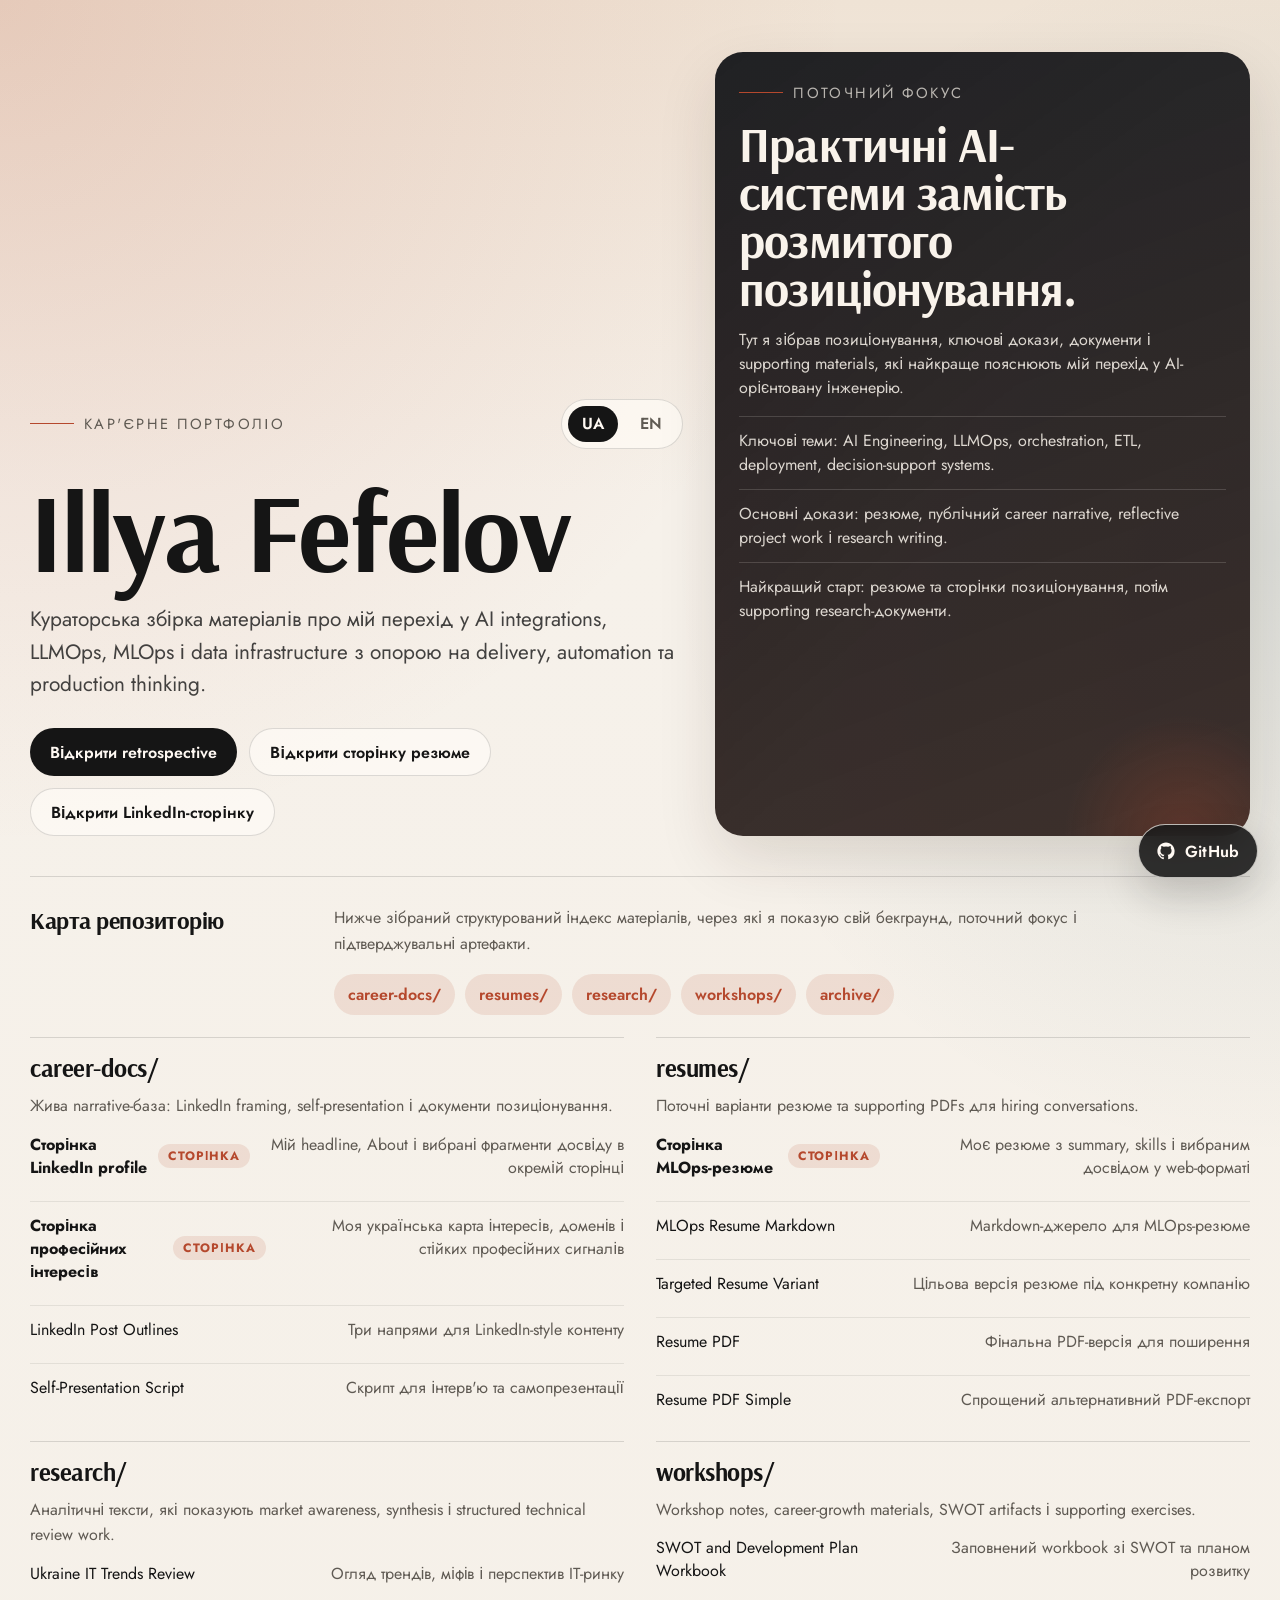
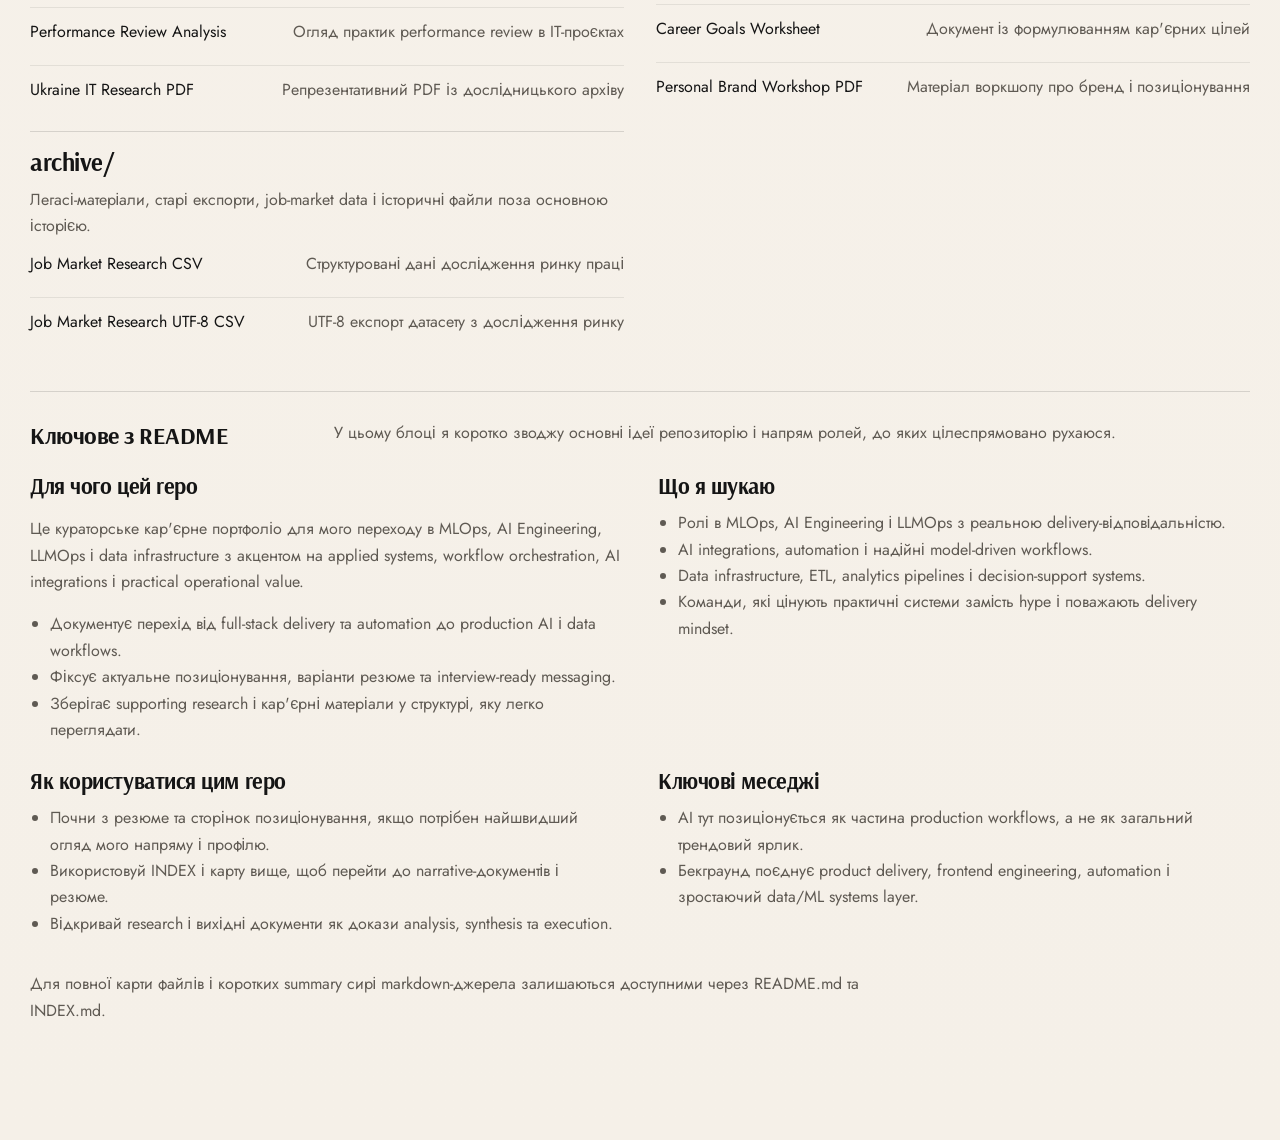
<file: index.html>
<!doctype html>
<html lang="uk">
<head>
  <meta charset="utf-8" />
  <meta name="viewport" content="width=device-width, initial-scale=1" />
  <title>Illya Fefelov — Career Training Portfolio</title>
  <meta name="description" content="Career portfolio index for Illya Fefelov: MLOps, AI Engineering, LLMOps, data infrastructure, retrospective materials, resumes, and research." />
  <link rel="preconnect" href="https://fonts.googleapis.com" />
  <link rel="preconnect" href="https://fonts.gstatic.com" crossorigin />
  <link href="https://fonts.googleapis.com/css2?family=Arsenal:wght@400;700&family=Jost:wght@400;500;600;700&display=swap" rel="stylesheet" />
  <style>
    :root {
      --bg: #f5f0e8;
      --paper: rgba(255, 252, 247, 0.88);
      --ink: #151515;
      --muted: #5f5a53;
      --line: rgba(21, 21, 21, 0.14);
      --accent: #b5482d;
      --accent-soft: rgba(181, 72, 45, 0.12);
      --shadow: 0 24px 60px rgba(47, 27, 12, 0.12);
      --radius: 22px;
      --max: 1220px;
    }

    * { box-sizing: border-box; }
    html { scroll-behavior: smooth; }
    body {
      margin: 0;
      color: var(--ink);
      font-family: "Jost", "Segoe UI", sans-serif;
      background:
        radial-gradient(circle at top left, rgba(181, 72, 45, 0.16), transparent 28%),
        radial-gradient(circle at right 20%, rgba(25, 74, 82, 0.12), transparent 24%),
        linear-gradient(180deg, #efe3d5 0%, #f6f1ea 18%, #f5f0e8 100%);
    }

    a {
      color: inherit;
      text-decoration: none;
    }

    .github-bubble {
      position: fixed;
      right: 22px;
      bottom: 22px;
      z-index: 50;
      display: inline-flex;
      align-items: center;
      gap: 10px;
      min-height: 54px;
      padding: 0 18px;
      border-radius: 999px;
      border: 1px solid rgba(255, 252, 247, 0.7);
      background: rgba(21, 21, 21, 0.88);
      color: #fff9f3;
      box-shadow: 0 18px 40px rgba(21, 21, 21, 0.18);
      backdrop-filter: blur(14px);
      font-weight: 600;
      letter-spacing: 0.01em;
      transition: transform 180ms ease, background-color 180ms ease, box-shadow 180ms ease;
    }

    .github-bubble:hover {
      transform: translateY(-3px);
      background: #0f1114;
      box-shadow: 0 22px 48px rgba(21, 21, 21, 0.22);
    }

    .github-bubble svg {
      width: 18px;
      height: 18px;
      flex: 0 0 auto;
      fill: currentColor;
    }

    .page {
      width: min(calc(100% - 32px), var(--max));
      margin: 0 auto;
      padding: 24px 0 72px;
    }

    .hero {
      min-height: calc(100svh - 48px);
      display: grid;
      grid-template-columns: minmax(0, 1.1fr) minmax(320px, 0.9fr);
      gap: 32px;
      align-items: end;
      padding: 28px 0 40px;
    }

    .hero-copy,
    .hero-side,
    .section {
      opacity: 0;
      transform: translateY(20px);
      animation: rise 0.8s ease forwards;
    }

    .hero-side { animation-delay: 0.12s; }

    .eyebrow {
      display: inline-flex;
      align-items: center;
      gap: 10px;
      font-size: 0.92rem;
      text-transform: uppercase;
      letter-spacing: 0.16em;
      color: var(--muted);
    }

    .eyebrow::before {
      content: "";
      width: 44px;
      height: 1px;
      background: var(--accent);
    }

    h1,
    h2,
    h3 {
      margin: 0;
      font-family: "Arsenal", Georgia, serif;
      font-weight: 700;
      letter-spacing: -0.02em;
    }

    h1 {
      margin-top: 18px;
      max-width: 10ch;
      font-size: clamp(3.4rem, 9vw, 7rem);
      line-height: 0.95;
    }

    .hero-copy p {
      max-width: 42rem;
      margin: 20px 0 0;
      font-size: clamp(1.08rem, 2.2vw, 1.3rem);
      line-height: 1.55;
      color: rgba(21, 21, 21, 0.8);
    }

    .actions {
      display: flex;
      flex-wrap: wrap;
      gap: 12px;
      margin-top: 28px;
    }

    .toolbar {
      display: flex;
      align-items: center;
      justify-content: space-between;
      gap: 16px;
      margin-bottom: 28px;
    }

    .lang-switch {
      display: inline-flex;
      gap: 8px;
      padding: 6px;
      border: 1px solid var(--line);
      border-radius: 999px;
      background: rgba(255, 252, 247, 0.68);
      backdrop-filter: blur(8px);
    }

    .lang-switch button {
      border: 0;
      background: transparent;
      color: var(--muted);
      min-height: 36px;
      padding: 0 14px;
      border-radius: 999px;
      font: inherit;
      font-weight: 600;
      cursor: pointer;
      transition: background-color 180ms ease, color 180ms ease;
    }

    .lang-switch button.is-active {
      background: var(--ink);
      color: #fff9f3;
    }

    .button,
    .ghost {
      display: inline-flex;
      align-items: center;
      justify-content: center;
      min-height: 48px;
      padding: 0 20px;
      border-radius: 999px;
      font-weight: 600;
      transition: transform 180ms ease, background-color 180ms ease, color 180ms ease, border-color 180ms ease;
    }

    .button {
      background: var(--ink);
      color: #fff9f3;
    }

    .ghost {
      border: 1px solid var(--line);
      background: rgba(255, 252, 247, 0.64);
    }

    .button:hover,
    .ghost:hover,
    .nav-link:hover,
    .file-link:hover {
      transform: translateY(-2px);
    }

    .hero-side {
      align-self: stretch;
      position: relative;
      overflow: hidden;
      border-radius: calc(var(--radius) + 6px);
      padding: 24px;
      background:
        linear-gradient(160deg, rgba(24, 27, 31, 0.96), rgba(37, 22, 18, 0.88)),
        linear-gradient(120deg, rgba(181, 72, 45, 0.4), transparent 50%);
      color: #f9f3eb;
      box-shadow: var(--shadow);
    }

    .hero-side::after {
      content: "";
      position: absolute;
      inset: auto -10% -15% auto;
      width: 240px;
      height: 240px;
      border-radius: 50%;
      background: radial-gradient(circle, rgba(181, 72, 45, 0.28), transparent 70%);
      pointer-events: none;
    }

    .hero-side p,
    .hero-side li {
      color: rgba(249, 243, 235, 0.86);
      line-height: 1.5;
    }

    .hero-side ul {
      margin: 16px 0 0;
      padding: 0;
      list-style: none;
      display: grid;
      gap: 12px;
    }

    .hero-side li {
      padding-top: 12px;
      border-top: 1px solid rgba(249, 243, 235, 0.16);
    }

    .sections {
      display: grid;
      gap: 18px;
    }

    .section {
      animation-delay: 0.18s;
      padding: 28px 0;
      border-top: 1px solid var(--line);
    }

    .section-head {
      display: grid;
      grid-template-columns: minmax(200px, 280px) minmax(0, 1fr);
      gap: 24px;
      align-items: start;
      margin-bottom: 22px;
    }

    .section-head p {
      margin: 0;
      max-width: 54rem;
      line-height: 1.6;
      color: var(--muted);
    }

    .quick-nav {
      display: flex;
      flex-wrap: wrap;
      gap: 10px;
      margin-top: 18px;
    }

    .nav-link {
      padding: 9px 14px;
      border-radius: 999px;
      background: var(--accent-soft);
      color: var(--accent);
      font-weight: 600;
      transition: transform 180ms ease, background-color 180ms ease;
    }

    .map-grid {
      display: grid;
      grid-template-columns: repeat(2, minmax(0, 1fr));
      gap: 18px 32px;
    }

    .directory {
      padding-top: 14px;
      border-top: 1px solid var(--line);
    }

    .directory h3 {
      font-size: 1.55rem;
    }

    .directory p {
      margin: 10px 0 14px;
      color: var(--muted);
      line-height: 1.6;
    }

    .file-list {
      display: grid;
      gap: 10px;
    }

    .file-link {
      display: flex;
      justify-content: space-between;
      gap: 16px;
      padding: 12px 0;
      border-top: 1px solid rgba(21, 21, 21, 0.08);
      transition: transform 180ms ease, color 180ms ease;
    }

    .file-link:first-child {
      border-top: 0;
      padding-top: 0;
    }

    .file-link span:last-child {
      color: var(--muted);
      text-align: right;
    }

    .file-link .title-mark {
      display: inline-flex;
      align-items: center;
      gap: 10px;
      font-weight: 700;
    }

    .render-badge {
      display: inline-flex;
      align-items: center;
      min-height: 24px;
      padding: 0 10px;
      border-radius: 999px;
      background: var(--accent-soft);
      color: var(--accent);
      font-size: 0.76rem;
      font-weight: 700;
      letter-spacing: 0.08em;
      text-transform: uppercase;
      white-space: nowrap;
    }

    .reading {
      display: grid;
      grid-template-columns: repeat(2, minmax(0, 1fr));
      gap: 24px 36px;
    }

    .reading h3 {
      font-size: 1.4rem;
      margin-bottom: 10px;
    }

    .reading p,
    .reading li {
      color: var(--muted);
      line-height: 1.65;
    }

    .reading ul {
      margin: 0;
      padding-left: 20px;
    }

    .note {
      padding: 18px 0 0;
      color: var(--muted);
      line-height: 1.65;
      max-width: 52rem;
    }

    @keyframes rise {
      to {
        opacity: 1;
        transform: translateY(0);
      }
    }

    @media (max-width: 960px) {
      .toolbar {
        flex-direction: column;
        align-items: flex-start;
      }

      .hero,
      .section-head,
      .map-grid,
      .reading {
        grid-template-columns: 1fr;
      }

      .hero {
        min-height: auto;
        padding-top: 18px;
      }

      h1 {
        max-width: 12ch;
        font-size: clamp(2.8rem, 15vw, 4.8rem);
      }
    }

    @media (max-width: 640px) {
      .page {
        width: min(calc(100% - 24px), var(--max));
        padding-bottom: 56px;
      }

      .hero-side,
      .directory,
      .section {
        padding-top: 20px;
      }

      .file-link {
        flex-direction: column;
        gap: 4px;
      }

      .file-link span:last-child {
        text-align: left;
      }

      .github-bubble {
        right: 14px;
        bottom: 14px;
        min-height: 50px;
        padding: 0 16px;
      }
    }
  </style>
</head>
<body>
  <main class="page">
    <section class="hero">
      <div class="hero-copy">
        <div class="toolbar">
          <div class="eyebrow" data-i18n="eyebrow">Career Training Portfolio</div>
          <div class="lang-switch" aria-label="Language switcher">
            <button type="button" class="is-active" data-lang-button="uk">UA</button>
            <button type="button" data-lang-button="en">EN</button>
          </div>
        </div>
        <h1>Illya Fefelov</h1>
        <p data-i18n="heroBody">Curated materials for my transition toward AI integrations, LLMOps, MLOps, and data infrastructure work with a strong delivery and automation backbone.</p>
        <div class="actions">
          <a class="button" href="/retrospective" data-i18n="primaryCta">Open Retrospective</a>
          <a class="ghost" href="/profile/resume-mlops" data-i18n="secondaryCta">Open Resume Page</a>
          <a class="ghost" href="/profile/linkedin" data-i18n="tertiaryCta">Open LinkedIn Page</a>
        </div>
      </div>

      <aside class="hero-side" aria-label="Portfolio focus">
        <div class="eyebrow" style="color: rgba(249, 243, 235, 0.7);" data-i18n="sideEyebrow">Current focus</div>
        <h2 style="margin-top: 16px; font-size: clamp(2rem, 4vw, 3rem); line-height: 1; max-width: 12ch;" data-i18n="sideTitle">Practical AI systems over vague positioning.</h2>
        <p style="margin-top: 16px; max-width: 30rem;" data-i18n="sideBody">Here I bring together the positioning, proof points, documents, and supporting materials that best explain my transition into AI-oriented engineering work.</p>
        <ul>
          <li data-i18n="sideList1">Target themes: AI Engineering, LLMOps, orchestration, ETL, deployment, decision-support systems.</li>
          <li data-i18n="sideList2">Main evidence: resumes, public-facing career narrative, reflective project work, and research writing.</li>
          <li data-i18n="sideList3">Best starting point: the resume and positioning pages, then the supporting research documents.</li>
        </ul>
      </aside>
    </section>

    <div class="sections">
      <section class="section" id="map">
        <div class="section-head">
          <h2 data-i18n="mapTitle">Repository Map</h2>
          <div>
            <p data-i18n="mapBody">Below is a structured index of the materials I use to present my background, current focus, and supporting evidence.</p>
            <div class="quick-nav">
              <a class="nav-link" href="#career-docs">career-docs/</a>
              <a class="nav-link" href="#resumes">resumes/</a>
              <a class="nav-link" href="#research">research/</a>
              <a class="nav-link" href="#workshops">workshops/</a>
              <a class="nav-link" href="#archive">archive/</a>
            </div>
          </div>
        </div>

        <div class="map-grid">
          <section class="directory" id="career-docs">
            <h3><a href="#career-docs">career-docs/</a></h3>
            <p data-i18n="careerDocsBody">Living narrative, LinkedIn framing, self-presentation, and positioning documents.</p>
            <div class="file-list">
              <a class="file-link" href="/profile/linkedin"><span class="title-mark"><span data-i18n="linkedinPageTitle">LinkedIn profile page</span><strong class="render-badge" data-i18n="renderBadge">Page</strong></span><span data-i18n="linkedinPageBody">My headline, About section, and selected experience narrative</span></a>
              <a class="file-link" href="/profile/interests"><span class="title-mark"><span data-i18n="interestsPageTitle">Professional interests page</span><strong class="render-badge" data-i18n="renderBadge">Page</strong></span><span data-i18n="interestsPageBody">My Ukrainian positioning map, target domains, and recurring themes</span></a>
              <a class="file-link" href="/career-docs/linkedin-post-outlines-2026.md" target="_blank" rel="noopener noreferrer"><span data-i18n="linkedinPostsTitle">LinkedIn Post Outlines</span><span data-i18n="linkedinPostsBody">Three LinkedIn-style content directions</span></a>
              <a class="file-link" href="/career-docs/self-presentation-script.md" target="_blank" rel="noopener noreferrer"><span data-i18n="selfPresentationTitle">Self-Presentation Script</span><span data-i18n="selfPresentationBody">Interview and intro script</span></a>
            </div>
          </section>

          <section class="directory" id="resumes">
            <h3><a href="#resumes">resumes/</a></h3>
            <p data-i18n="resumesBody">Current resume variants and supporting PDFs for hiring conversations.</p>
            <div class="file-list">
              <a class="file-link" href="/profile/resume-mlops"><span class="title-mark"><span data-i18n="resumePageTitle">MLOps resume page</span><strong class="render-badge" data-i18n="renderBadge">Page</strong></span><span data-i18n="resumePageBody">My resume summary, skills, and selected experience in web format</span></a>
              <a class="file-link" href="/resumes/resume-mlops-2026.md" target="_blank" rel="noopener noreferrer"><span data-i18n="resumeMdTitle">MLOps Resume Markdown</span><span data-i18n="resumeMdBody">Markdown source for the MLOps resume</span></a>
              <a class="file-link" href="/resumes/resume-modusx-yasno-2026.md" target="_blank" rel="noopener noreferrer"><span data-i18n="resumeVariantTitle">Targeted Resume Variant</span><span data-i18n="resumeVariantBody">Targeted company-specific variant</span></a>
              <a class="file-link" href="/resumes/ILLYA%20FEFELOV.Resume%20.2026.%20rev.3.pdf" target="_blank" rel="noopener noreferrer"><span data-i18n="resumePdfTitle">Resume PDF</span><span data-i18n="resumePdfBody">Shareable final PDF version</span></a>
              <a class="file-link" href="/resumes/ILLYA%20FEFELOV.%20resume.cv.2026%20-%20simple.pdf" target="_blank" rel="noopener noreferrer"><span data-i18n="resumePdfSimpleTitle">Resume PDF Simple</span><span data-i18n="resumePdfSimpleBody">Minimal alternate export</span></a>
            </div>
          </section>

          <section class="directory" id="research">
            <h3><a href="#research">research/</a></h3>
            <p data-i18n="researchBody">Analytical writing that shows market awareness, synthesis, and structured technical review work.</p>
            <div class="file-list">
              <a class="file-link" href="/research/ukraine-it-trends-review.md" target="_blank" rel="noopener noreferrer"><span data-i18n="researchTrendsTitle">Ukraine IT Trends Review</span><span data-i18n="researchTrendsBody">IT market trends, myths, and outlook</span></a>
              <a class="file-link" href="/research/performance-review-personnel-it-projects.md" target="_blank" rel="noopener noreferrer"><span data-i18n="researchPerformanceTitle">Performance Review Analysis</span><span data-i18n="researchPerformanceBody">Review of performance review practices in IT projects</span></a>
              <a class="file-link" href="/research/sources/IT-Research-Ukraine-2025-UA.pdf" target="_blank" rel="noopener noreferrer"><span data-i18n="researchSourceTitle">Ukraine IT Research PDF</span><span data-i18n="researchSourceBody">Representative source PDF from the research archive</span></a>
            </div>
          </section>

          <section class="directory" id="workshops">
            <h3><a href="#workshops">workshops/</a></h3>
            <p data-i18n="workshopsBody">Workshop notes, career-growth materials, SWOT artifacts, and supporting exercises.</p>
            <div class="file-list">
              <a class="file-link" href="/workshops/how-to-get-a-raise/Illya_Fefelov_SWOT_IPR_filled.xlsx" target="_blank" rel="noopener noreferrer"><span data-i18n="swotTitle">SWOT and Development Plan Workbook</span><span data-i18n="swotBody">Filled SWOT and development plan workbook</span></a>
              <a class="file-link" href="/workshops/resources/%D0%A4%D0%BE%D1%80%D0%BC%D1%83%D0%BB%D1%8E%D0%B2%D0%B0%D0%BD%D0%BD%D1%8F%20%D0%BA%D0%B0%D1%80%27%D1%94%D1%80%D0%BD%D0%B8%D1%85%20%D1%86%D1%96%D0%BB%D0%B5%D0%B9.pdf" target="_blank" rel="noopener noreferrer"><span data-i18n="careerGoalsTitle">Career Goals Worksheet</span><span data-i18n="careerGoalsBody">Career goals source document</span></a>
              <a class="file-link" href="/workshops/resources/Fefelov.%20%D0%92%D0%BE%D1%80%D0%BA%D1%88%D0%BE%D0%BF%2015.%20%D0%9E%D1%81%D0%BE%D0%B1%D0%B8%D1%81%D1%82%D0%B8%D0%B9%20%D0%B1%D1%80%D0%B5%D0%BD%D0%B4.pdf" target="_blank" rel="noopener noreferrer"><span data-i18n="brandWorkshopTitle">Personal Brand Workshop PDF</span><span data-i18n="brandWorkshopBody">Brand and positioning workshop material</span></a>
            </div>
          </section>

          <section class="directory" id="archive">
            <h3><a href="#archive">archive/</a></h3>
            <p data-i18n="archiveBody">Legacy materials, old exports, job-market data, and historical project files kept outside the main story.</p>
            <div class="file-list">
              <a class="file-link" href="/archive/job-market-research.csv" target="_blank" rel="noopener noreferrer"><span data-i18n="archiveCsvTitle">Job Market Research CSV</span><span data-i18n="archiveCsvBody">Structured market research data</span></a>
              <a class="file-link" href="/archive/job-market-research-utf8.csv" target="_blank" rel="noopener noreferrer"><span data-i18n="archiveUtf8Title">Job Market Research UTF-8 CSV</span><span data-i18n="archiveUtf8Body">UTF-8 export of the research dataset</span></a>
            </div>
          </section>
        </div>
      </section>

      <section class="section" id="about">
        <div class="section-head">
          <h2 data-i18n="readmeTitle">README Highlights</h2>
          <p data-i18n="readmeBody">This section summarizes the core ideas behind the repository and the role direction I am actively building toward.</p>
        </div>

        <div class="reading">
          <div>
            <h3 data-i18n="repoForTitle">What This Repo Is For</h3>
            <p data-i18n="repoForBody">This is a curated career portfolio for my transition into MLOps, AI Engineering, LLMOps, and data infrastructure with a strong emphasis on applied systems, workflow orchestration, AI integrations, and practical operational value.</p>
            <ul>
              <li data-i18n="repoForList1">Documenting the shift from full-stack delivery and automation toward production AI and data workflows.</li>
              <li data-i18n="repoForList2">Capturing current career positioning, resume variants, and interview-ready messaging.</li>
              <li data-i18n="repoForList3">Preserving supporting research and career materials in a reviewable structure.</li>
            </ul>
          </div>

          <div>
            <h3 data-i18n="lookingForTitle">What I Am Looking For</h3>
            <ul>
              <li data-i18n="lookingForList1">MLOps, AI Engineering, and LLMOps roles with real delivery accountability.</li>
              <li data-i18n="lookingForList2">AI integrations, automation, and reliable model-driven workflows.</li>
              <li data-i18n="lookingForList3">Data infrastructure, ETL, analytics pipelines, and decision-support systems.</li>
              <li data-i18n="lookingForList4">Teams that value practical systems over hype and reward delivery mindset.</li>
            </ul>
          </div>

          <div>
            <h3 data-i18n="useRepoTitle">How To Use This Repo</h3>
            <ul>
              <li data-i18n="useRepoList1">Start with the resumes and positioning pages if you want the fastest overview of my direction and fit.</li>
              <li data-i18n="useRepoList2">Use INDEX and the clickable map above to jump to current narrative and resume files.</li>
              <li data-i18n="useRepoList3">Open research and source documents for evidence of analysis, synthesis, and execution.</li>
            </ul>
          </div>

          <div>
            <h3 data-i18n="keyMessagesTitle">Key Messages</h3>
            <ul>
              <li data-i18n="keyMessagesList1">AI is positioned here as part of production workflows, not as a vague trend label.</li>
              <li data-i18n="keyMessagesList2">The background combines product delivery, frontend engineering, automation, and a growing data/ML systems layer.</li>
            </ul>
          </div>
        </div>

        <p class="note" data-i18n="noteHtml">For the complete file map and individual summaries, the raw markdown sources remain available through <a href="/README.md" target="_blank" rel="noopener noreferrer">README.md</a> and <a href="/INDEX.md" target="_blank" rel="noopener noreferrer">INDEX.md</a>.</p>
      </section>
    </div>
  </main>
  <a class="github-bubble" href="https://github.com/ilyafefelov/career-training-portfolio" target="_blank" rel="noopener noreferrer" aria-label="Open GitHub repository">
    <svg viewBox="0 0 24 24" aria-hidden="true"><path d="M12 .5C5.65.5.5 5.65.5 12c0 5.08 3.29 9.39 7.86 10.91.57.11.78-.25.78-.56 0-.27-.01-1.17-.02-2.11-3.2.7-3.88-1.36-3.88-1.36-.52-1.34-1.28-1.69-1.28-1.69-1.05-.72.08-.7.08-.7 1.16.08 1.77 1.19 1.77 1.19 1.03 1.77 2.71 1.26 3.37.96.1-.75.4-1.26.73-1.55-2.56-.29-5.26-1.28-5.26-5.72 0-1.26.45-2.29 1.18-3.1-.12-.29-.51-1.45.11-3.03 0 0 .97-.31 3.19 1.18a10.9 10.9 0 0 1 5.8 0c2.22-1.49 3.19-1.18 3.19-1.18.62 1.58.23 2.74.11 3.03.73.81 1.18 1.84 1.18 3.1 0 4.45-2.7 5.43-5.28 5.71.41.35.78 1.05.78 2.12 0 1.53-.01 2.76-.01 3.14 0 .31.21.68.79.56A11.5 11.5 0 0 0 23.5 12C23.5 5.65 18.35.5 12 .5Z"/></svg>
    <span>GitHub</span>
  </a>
  <script>
    const translations = {
      uk: {
        eyebrow: 'Кар\'єрне портфоліо',
        heroBody: 'Кураторська збірка матеріалів про мій перехід у AI integrations, LLMOps, MLOps і data infrastructure з опорою на delivery, automation та production thinking.',
        primaryCta: 'Відкрити retrospective',
        secondaryCta: 'Відкрити сторінку резюме',
        tertiaryCta: 'Відкрити LinkedIn-сторінку',
        sideEyebrow: 'Поточний фокус',
        sideTitle: 'Практичні AI-системи замість розмитого позиціонування.',
        sideBody: 'Тут я зібрав позиціонування, ключові докази, документи і supporting materials, які найкраще пояснюють мій перехід у AI-орієнтовану інженерію.',
        sideList1: 'Ключові теми: AI Engineering, LLMOps, orchestration, ETL, deployment, decision-support systems.',
        sideList2: 'Основні докази: резюме, публічний career narrative, reflective project work і research writing.',
        sideList3: 'Найкращий старт: резюме та сторінки позиціонування, потім supporting research-документи.',
        mapTitle: 'Карта репозиторію',
        mapBody: 'Нижче зібраний структурований індекс матеріалів, через які я показую свій бекграунд, поточний фокус і підтверджувальні артефакти.',
        careerDocsBody: 'Жива narrative-база: LinkedIn framing, self-presentation і документи позиціонування.',
        linkedinPageTitle: 'Сторінка LinkedIn profile',
        renderBadge: 'Сторінка',
        linkedinPageBody: 'Мій headline, About і вибрані фрагменти досвіду в окремій сторінці',
        interestsPageTitle: 'Сторінка професійних інтересів',
        interestsPageBody: 'Моя українська карта інтересів, доменів і стійких професійних сигналів',
        linkedinPostsTitle: 'LinkedIn Post Outlines',
        linkedinPostsBody: 'Три напрями для LinkedIn-style контенту',
        selfPresentationTitle: 'Self-Presentation Script',
        selfPresentationBody: 'Скрипт для інтерв\'ю та самопрезентації',
        resumesBody: 'Поточні варіанти резюме та supporting PDFs для hiring conversations.',
        resumePageTitle: 'Сторінка MLOps-резюме',
        resumePageBody: 'Моє резюме з summary, skills і вибраним досвідом у web-форматі',
        resumeMdTitle: 'MLOps Resume Markdown',
        resumeMdBody: 'Markdown-джерело для MLOps-резюме',
        resumeVariantTitle: 'Targeted Resume Variant',
        resumeVariantBody: 'Цільова версія резюме під конкретну компанію',
        resumePdfTitle: 'Resume PDF',
        resumePdfBody: 'Фінальна PDF-версія для поширення',
        resumePdfSimpleTitle: 'Resume PDF Simple',
        resumePdfSimpleBody: 'Спрощений альтернативний PDF-експорт',
        researchBody: 'Аналітичні тексти, які показують market awareness, synthesis і structured technical review work.',
        researchTrendsTitle: 'Ukraine IT Trends Review',
        researchTrendsBody: 'Огляд трендів, міфів і перспектив IT-ринку',
        researchPerformanceTitle: 'Performance Review Analysis',
        researchPerformanceBody: 'Огляд практик performance review в IT-проєктах',
        researchSourceTitle: 'Ukraine IT Research PDF',
        researchSourceBody: 'Репрезентативний PDF із дослідницького архіву',
        workshopsBody: 'Workshop notes, career-growth materials, SWOT artifacts і supporting exercises.',
        swotTitle: 'SWOT and Development Plan Workbook',
        swotBody: 'Заповнений workbook зі SWOT та планом розвитку',
        careerGoalsTitle: 'Career Goals Worksheet',
        careerGoalsBody: 'Документ із формулюванням кар\'єрних цілей',
        brandWorkshopTitle: 'Personal Brand Workshop PDF',
        brandWorkshopBody: 'Матеріал воркшопу про бренд і позиціонування',
        archiveBody: 'Легасі-матеріали, старі експорти, job-market data і історичні файли поза основною історією.',
        archiveCsvTitle: 'Job Market Research CSV',
        archiveCsvBody: 'Структуровані дані дослідження ринку праці',
        archiveUtf8Title: 'Job Market Research UTF-8 CSV',
        archiveUtf8Body: 'UTF-8 експорт датасету з дослідження ринку',
        readmeTitle: 'Ключове з README',
        readmeBody: 'У цьому блоці я коротко зводжу основні ідеї репозиторію і напрям ролей, до яких цілеспрямовано рухаюся.',
        repoForTitle: 'Для чого цей repo',
        repoForBody: 'Це кураторське кар\'єрне портфоліо для мого переходу в MLOps, AI Engineering, LLMOps і data infrastructure з акцентом на applied systems, workflow orchestration, AI integrations і practical operational value.',
        repoForList1: 'Документує перехід від full-stack delivery та automation до production AI і data workflows.',
        repoForList2: 'Фіксує актуальне позиціонування, варіанти резюме та interview-ready messaging.',
        repoForList3: 'Зберігає supporting research і кар\'єрні матеріали у структурі, яку легко переглядати.',
        lookingForTitle: 'Що я шукаю',
        lookingForList1: 'Ролі в MLOps, AI Engineering і LLMOps з реальною delivery-відповідальністю.',
        lookingForList2: 'AI integrations, automation і надійні model-driven workflows.',
        lookingForList3: 'Data infrastructure, ETL, analytics pipelines і decision-support systems.',
        lookingForList4: 'Команди, які цінують практичні системи замість hype і поважають delivery mindset.',
        useRepoTitle: 'Як користуватися цим repo',
        useRepoList1: 'Почни з резюме та сторінок позиціонування, якщо потрібен найшвидший огляд мого напряму і профілю.',
        useRepoList2: 'Використовуй INDEX і карту вище, щоб перейти до narrative-документів і резюме.',
        useRepoList3: 'Відкривай research і вихідні документи як докази analysis, synthesis та execution.',
        keyMessagesTitle: 'Ключові меседжі',
        keyMessagesList1: 'AI тут позиціонується як частина production workflows, а не як загальний трендовий ярлик.',
        keyMessagesList2: 'Бекграунд поєднує product delivery, frontend engineering, automation і зростаючий data/ML systems layer.',
        noteHtml: 'Для повної карти файлів і коротких summary сирі markdown-джерела залишаються доступними через <a href="/README.md" target="_blank" rel="noopener noreferrer">README.md</a> та <a href="/INDEX.md" target="_blank" rel="noopener noreferrer">INDEX.md</a>.'
      },
      en: {
        eyebrow: 'Career Training Portfolio',
        heroBody: 'Curated materials for my transition toward AI integrations, LLMOps, MLOps, and data infrastructure work with a strong delivery and automation backbone.',
        primaryCta: 'Open Retrospective',
        secondaryCta: 'Open Resume Page',
        tertiaryCta: 'Open LinkedIn Page',
        sideEyebrow: 'Current focus',
        sideTitle: 'Practical AI systems over vague positioning.',
        sideBody: 'Here I bring together the positioning, proof points, documents, and supporting materials that best explain my transition into AI-oriented engineering work.',
        sideList1: 'Target themes: AI Engineering, LLMOps, orchestration, ETL, deployment, decision-support systems.',
        sideList2: 'Main evidence: resumes, public-facing career narrative, reflective project work, and research writing.',
        sideList3: 'Best starting point: the resume and positioning pages, then the supporting research documents.',
        mapTitle: 'Repository Map',
        mapBody: 'Below is a structured index of the materials I use to present my background, current focus, and supporting evidence.',
        careerDocsBody: 'Living narrative, LinkedIn framing, self-presentation, and positioning documents.',
        linkedinPageTitle: 'LinkedIn profile page',
        renderBadge: 'Page',
        linkedinPageBody: 'My headline, About section, and selected experience narrative',
        interestsPageTitle: 'Professional interests page',
        interestsPageBody: 'My Ukrainian positioning map, target domains, and recurring themes',
        linkedinPostsTitle: 'LinkedIn Post Outlines',
        linkedinPostsBody: 'Three LinkedIn-style content directions',
        selfPresentationTitle: 'Self-Presentation Script',
        selfPresentationBody: 'Interview and intro script',
        resumesBody: 'Current resume variants and supporting PDFs for hiring conversations.',
        resumePageTitle: 'MLOps resume page',
        resumePageBody: 'My resume summary, skills, and selected experience in web format',
        resumeMdTitle: 'MLOps Resume Markdown',
        resumeMdBody: 'Markdown source for the MLOps resume',
        resumeVariantTitle: 'Targeted Resume Variant',
        resumeVariantBody: 'Targeted company-specific variant',
        resumePdfTitle: 'Resume PDF',
        resumePdfBody: 'Shareable final PDF version',
        resumePdfSimpleTitle: 'Resume PDF Simple',
        resumePdfSimpleBody: 'Minimal alternate export',
        researchBody: 'Analytical writing that shows market awareness, synthesis, and structured technical review work.',
        researchTrendsTitle: 'Ukraine IT Trends Review',
        researchTrendsBody: 'IT market trends, myths, and outlook',
        researchPerformanceTitle: 'Performance Review Analysis',
        researchPerformanceBody: 'Review of performance review practices in IT projects',
        researchSourceTitle: 'Ukraine IT Research PDF',
        researchSourceBody: 'Representative source PDF from the research archive',
        workshopsBody: 'Workshop notes, career-growth materials, SWOT artifacts, and supporting exercises.',
        swotTitle: 'SWOT and Development Plan Workbook',
        swotBody: 'Filled SWOT and development plan workbook',
        careerGoalsTitle: 'Career Goals Worksheet',
        careerGoalsBody: 'Career goals source document',
        brandWorkshopTitle: 'Personal Brand Workshop PDF',
        brandWorkshopBody: 'Brand and positioning workshop material',
        archiveBody: 'Legacy materials, old exports, job-market data, and historical project files kept outside the main story.',
        archiveCsvTitle: 'Job Market Research CSV',
        archiveCsvBody: 'Structured market research data',
        archiveUtf8Title: 'Job Market Research UTF-8 CSV',
        archiveUtf8Body: 'UTF-8 export of the research dataset',
        readmeTitle: 'README Highlights',
        readmeBody: 'This section summarizes the core ideas behind the repository and the role direction I am actively building toward.',
        repoForTitle: 'What This Repo Is For',
        repoForBody: 'This is a curated career portfolio for my transition into MLOps, AI Engineering, LLMOps, and data infrastructure with a strong emphasis on applied systems, workflow orchestration, AI integrations, and practical operational value.',
        repoForList1: 'Documenting the shift from full-stack delivery and automation toward production AI and data workflows.',
        repoForList2: 'Capturing current career positioning, resume variants, and interview-ready messaging.',
        repoForList3: 'Preserving supporting research and career materials in a reviewable structure.',
        lookingForTitle: 'What I Am Looking For',
        lookingForList1: 'MLOps, AI Engineering, and LLMOps roles with real delivery accountability.',
        lookingForList2: 'AI integrations, automation, and reliable model-driven workflows.',
        lookingForList3: 'Data infrastructure, ETL, analytics pipelines, and decision-support systems.',
        lookingForList4: 'Teams that value practical systems over hype and reward delivery mindset.',
        useRepoTitle: 'How To Use This Repo',
        useRepoList1: 'Start with the resumes and positioning pages if you want the fastest overview of my direction and fit.',
        useRepoList2: 'Use INDEX and the clickable map above to jump to current narrative and resume files.',
        useRepoList3: 'Open research and source documents for evidence of analysis, synthesis, and execution.',
        keyMessagesTitle: 'Key Messages',
        keyMessagesList1: 'AI is positioned here as part of production workflows, not as a vague trend label.',
        keyMessagesList2: 'The background combines product delivery, frontend engineering, automation, and a growing data/ML systems layer.',
        noteHtml: 'For the complete file map and individual summaries, the raw markdown sources remain available through <a href="/README.md" target="_blank" rel="noopener noreferrer">README.md</a> and <a href="/INDEX.md" target="_blank" rel="noopener noreferrer">INDEX.md</a>.'
      }
    };

    const applyLang = (lang) => {
      document.documentElement.lang = lang === 'uk' ? 'uk' : 'en';
      document.querySelectorAll('[data-lang-button]').forEach((button) => {
        button.classList.toggle('is-active', button.dataset.langButton === lang);
      });
      document.querySelectorAll('[data-i18n]').forEach((node) => {
        const key = node.dataset.i18n;
        if (translations[lang][key]) {
          node.innerHTML = translations[lang][key];
        }
      });
      localStorage.setItem('career-portfolio-lang', lang);
    };

    document.querySelectorAll('[data-lang-button]').forEach((button) => {
      button.addEventListener('click', () => applyLang(button.dataset.langButton));
    });

    applyLang(localStorage.getItem('career-portfolio-lang') || 'uk');
  </script>
</body>
</html>
</file>
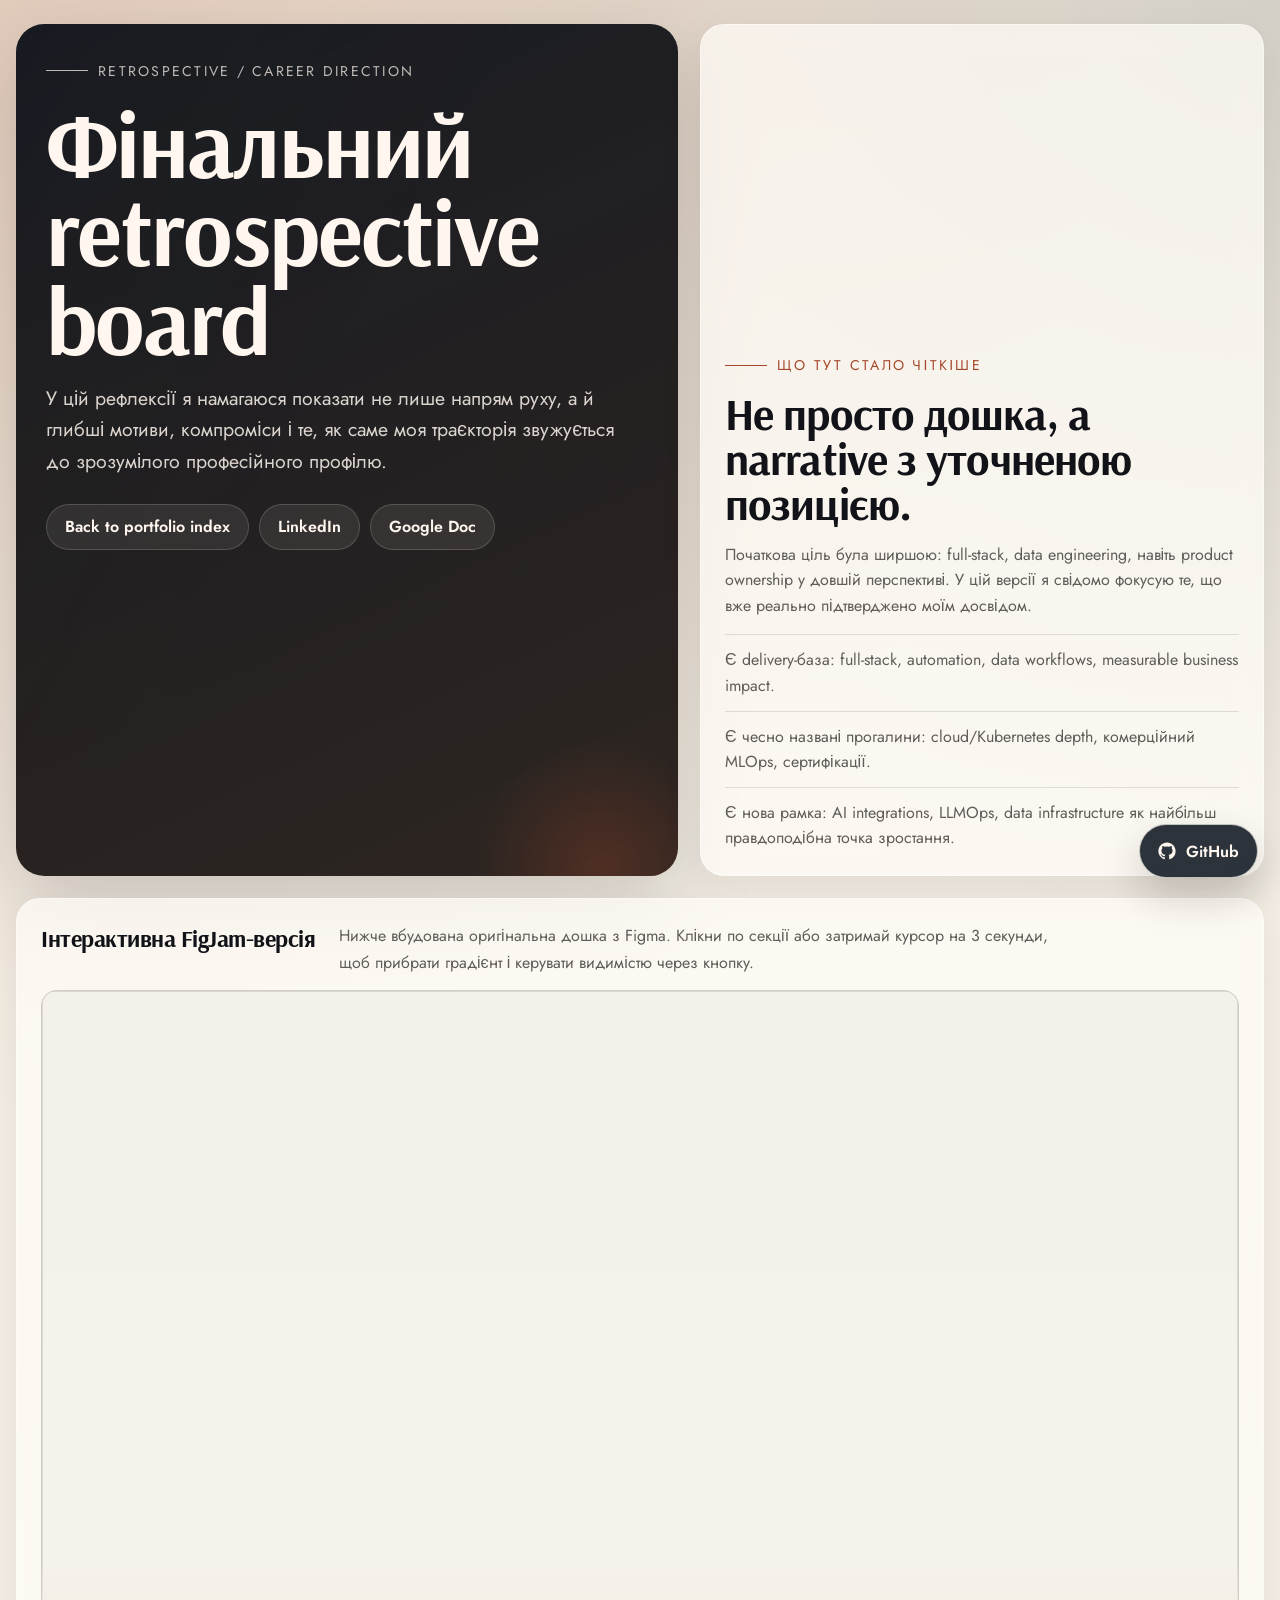
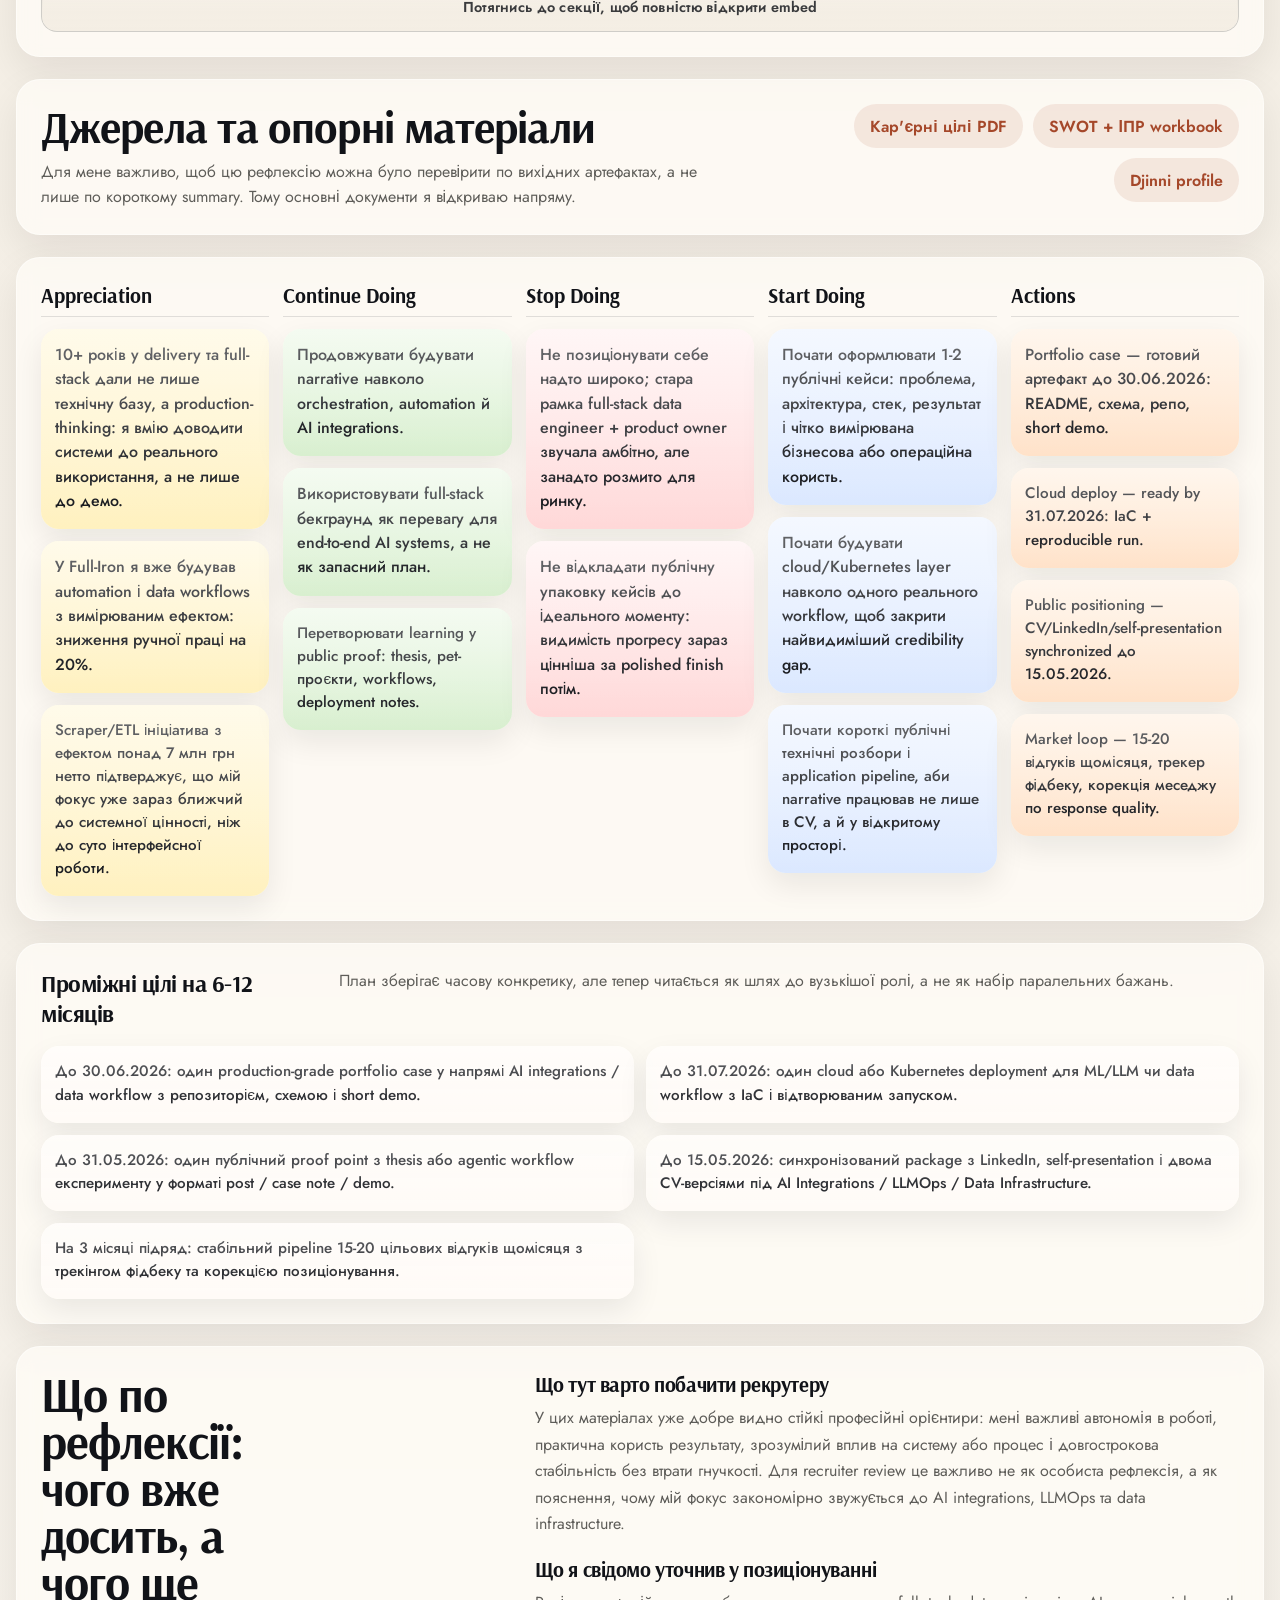
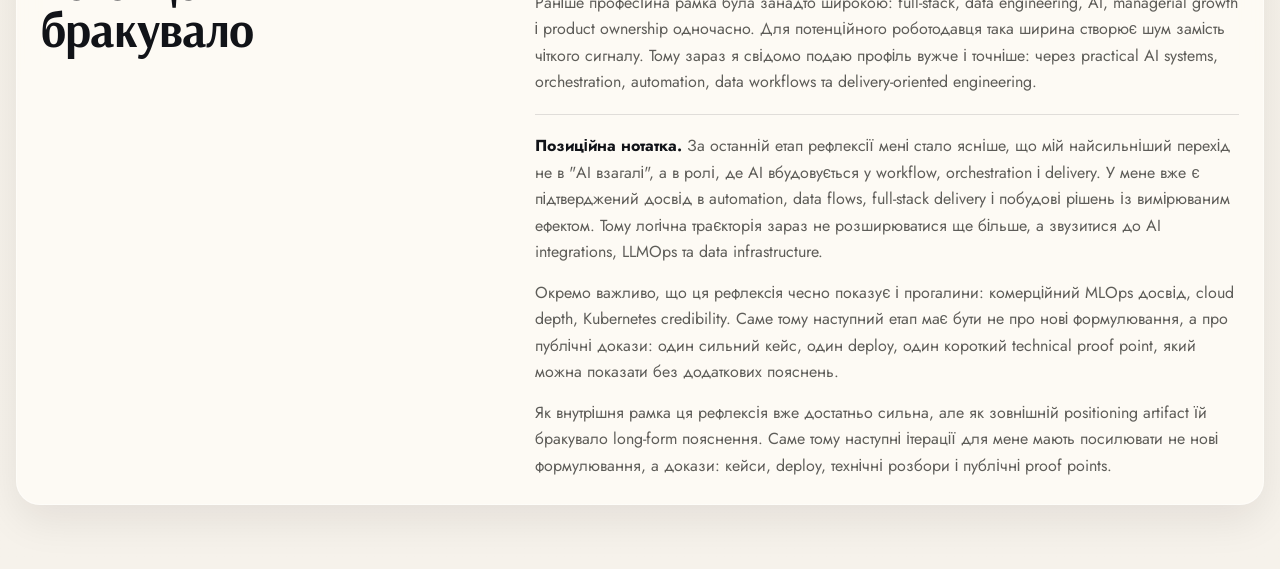
<file: projects/final-project/html_board/index.html>
<!doctype html>
<html lang="uk">
<head>
  <meta charset="utf-8" />
  <meta name="viewport" content="width=device-width, initial-scale=1" />
  <title>Фінальний retrospective board — Illya Fefelov</title>
  <meta name="description" content="Retrospective board and reflective notes for Illya Fefelov's AI integrations, LLMOps, and data infrastructure career direction." />
  <link rel="preconnect" href="https://fonts.googleapis.com" />
  <link rel="preconnect" href="https://fonts.gstatic.com" crossorigin />
  <link href="https://fonts.googleapis.com/css2?family=Arsenal:wght@400;700&family=Jost:wght@400;500;600;700&display=swap" rel="stylesheet" />
  <style>
    :root {
      --bg: #f4eee4;
      --paper: rgba(255, 252, 247, 0.9);
      --ink: #111318;
      --muted: #5e5d59;
      --line: rgba(17, 19, 24, 0.12);
      --accent: #a5482a;
      --deep: #161d26;
      --yellow: #fff1bf;
      --green: #d8efcf;
      --red: #ffd8d8;
      --blue: #dbe8ff;
      --orange: #ffe2c9;
      --radius: 18px;
      --shadow: 0 16px 40px rgba(24, 18, 11, 0.08);
    }

    * { box-sizing: border-box; }
    html { scroll-behavior: smooth; }
    body {
      margin: 0;
      color: var(--ink);
      font-family: "Jost", "Segoe UI", sans-serif;
      background:
        radial-gradient(circle at top left, rgba(165, 72, 42, 0.16), transparent 28%),
        radial-gradient(circle at right top, rgba(20, 54, 72, 0.12), transparent 24%),
        linear-gradient(180deg, #efe5d8 0%, #f4eee4 24%, #f6f2eb 100%);
    }

    a {
      color: inherit;
      text-decoration: none;
    }

    .github-bubble {
      position: fixed;
      right: 22px;
      bottom: 22px;
      z-index: 50;
      display: inline-flex;
      align-items: center;
      gap: 10px;
      min-height: 54px;
      padding: 0 18px;
      border-radius: 999px;
      border: 1px solid rgba(255, 252, 247, 0.7);
      background: rgba(22, 29, 38, 0.9);
      color: #fff7ef;
      box-shadow: 0 18px 42px rgba(17, 17, 17, 0.18);
      backdrop-filter: blur(14px);
      font-weight: 600;
      transition: transform 180ms ease, background-color 180ms ease, box-shadow 180ms ease;
    }

    .github-bubble:hover {
      transform: translateY(-3px);
      background: #10151d;
      box-shadow: 0 22px 50px rgba(17, 17, 17, 0.22);
    }

    .github-bubble svg {
      width: 18px;
      height: 18px;
      flex: 0 0 auto;
      fill: currentColor;
    }

    .page {
      width: min(calc(100% - 32px), 1260px);
      margin: 0 auto;
      padding: 24px 0 64px;
    }

    .hero {
      min-height: calc(100svh - 48px);
      display: grid;
      grid-template-columns: minmax(0, 1.08fr) minmax(300px, 0.92fr);
      gap: 22px;
      align-items: stretch;
    }

    .hero-copy,
    .hero-panel,
    .content > * {
      opacity: 0;
      transform: translateY(20px);
      animation: fade-up 0.75s ease forwards;
    }

    .hero-panel { animation-delay: 0.12s; }

    .eyebrow {
      display: inline-flex;
      align-items: center;
      gap: 10px;
      color: rgba(255, 247, 239, 0.72);
      text-transform: uppercase;
      letter-spacing: 0.16em;
      font-size: 0.88rem;
    }

    .eyebrow::before {
      content: "";
      width: 42px;
      height: 1px;
      background: currentColor;
    }

    .hero-copy {
      position: relative;
      overflow: hidden;
      padding: 30px;
      border-radius: 28px;
      background:
        linear-gradient(155deg, rgba(16, 21, 29, 0.96), rgba(29, 20, 16, 0.92)),
        linear-gradient(120deg, rgba(165, 72, 42, 0.38), transparent 48%);
      color: #fff7ef;
      box-shadow: 0 28px 80px rgba(17, 17, 17, 0.18);
    }

    .hero-copy::after {
      content: "";
      position: absolute;
      right: -8%;
      bottom: -14%;
      width: 260px;
      height: 260px;
      border-radius: 50%;
      background: radial-gradient(circle, rgba(165, 72, 42, 0.28), transparent 68%);
      pointer-events: none;
    }

    h1,
    h2,
    h3 {
      margin: 0;
      font-family: "Arsenal", Georgia, serif;
      font-weight: 700;
      letter-spacing: -0.02em;
    }

    h1 {
      margin-top: 18px;
      max-width: 10ch;
      font-size: clamp(2.8rem, 8vw, 5.9rem);
      line-height: 0.94;
    }

    .hero-copy p {
      margin: 18px 0 0;
      max-width: 37rem;
      font-size: clamp(1.02rem, 2vw, 1.22rem);
      line-height: 1.62;
      color: rgba(255, 247, 239, 0.84);
    }

    .actions {
      display: flex;
      flex-wrap: wrap;
      gap: 10px;
      margin-top: 26px;
    }

    .chip {
      display: inline-flex;
      align-items: center;
      min-height: 46px;
      padding: 0 18px;
      border-radius: 999px;
      border: 1px solid rgba(255, 247, 239, 0.16);
      background: rgba(255, 247, 239, 0.08);
      color: #fff7ef;
      font-weight: 600;
      transition: transform 180ms ease, background-color 180ms ease, border-color 180ms ease;
    }

    .chip:hover,
    .source-link:hover,
    .home-link:hover {
      transform: translateY(-2px);
    }

    .hero-panel {
      display: grid;
      align-content: end;
      gap: 16px;
      padding: 24px;
      border-radius: 24px;
      background: rgba(255, 252, 247, 0.72);
      backdrop-filter: blur(12px);
      border: 1px solid rgba(255, 255, 255, 0.46);
      box-shadow: var(--shadow);
    }

    .hero-panel h2 {
      font-size: clamp(1.9rem, 4vw, 2.8rem);
      line-height: 1;
    }

    .hero-panel p,
    .hero-panel li {
      margin: 0;
      color: var(--muted);
      line-height: 1.6;
    }

    .hero-panel ul {
      margin: 0;
      padding: 0;
      list-style: none;
      display: grid;
      gap: 12px;
    }

    .hero-panel li {
      padding-top: 12px;
      border-top: 1px solid var(--line);
    }

    .content {
      display: grid;
      gap: 22px;
      margin-top: 22px;
    }

    .source-strip,
    .section,
    .note-panel {
      padding: 24px;
      border-radius: 24px;
      background: rgba(255, 252, 247, 0.74);
      backdrop-filter: blur(10px);
      border: 1px solid rgba(255, 255, 255, 0.46);
      box-shadow: var(--shadow);
    }

    .figma-embed-shell {
      position: relative;
      overflow: clip;
      animation-delay: 0.12s;
      cursor: pointer;
    }

    .figma-embed-shell .section-head {
      margin-bottom: 14px;
    }

    .figma-embed-shell .section-head p {
      max-width: 46rem;
    }

    .figma-stage {
      position: relative;
      border-radius: 16px;
      border: 1px solid rgba(17, 19, 24, 0.16);
      overflow: hidden;
      background: rgba(17, 19, 24, 0.03);
      transition: max-height 420ms ease, opacity 320ms ease, transform 420ms ease;
      max-height: 760px;
    }

    .figma-stage iframe {
      display: block;
      width: 100%;
      min-height: clamp(340px, 52vw, 640px);
      border: 0;
    }

    .figma-veil {
      position: absolute;
      inset: auto 0 0;
      height: 10%;
      min-height: 58px;
      display: flex;
      align-items: flex-end;
      justify-content: center;
      padding: 0 14px 14px;
      background: linear-gradient(180deg, rgba(244, 238, 228, 0) 0%, rgba(244, 238, 228, 0.96) 68%, rgba(244, 238, 228, 1) 100%);
      color: rgba(17, 19, 24, 0.82);
      font-size: 0.9rem;
      font-weight: 600;
      letter-spacing: 0.01em;
      transition: opacity 260ms ease, transform 320ms ease, height 320ms ease;
      pointer-events: none;
    }

    .figma-veil-toggle {
      position: absolute;
      left: 50%;
      bottom: 14px;
      transform: translate(-50%, 18px) scale(0.94);
      min-height: 42px;
      padding: 0 16px;
      border: 1px solid rgba(17, 19, 24, 0.18);
      border-radius: 999px;
      background: rgba(255, 252, 247, 0.94);
      color: var(--ink);
      font: inherit;
      font-weight: 600;
      box-shadow: 0 12px 28px rgba(17, 19, 24, 0.14);
      opacity: 0;
      pointer-events: none;
      transition: opacity 220ms ease, transform 240ms ease, background-color 180ms ease;
      z-index: 2;
      cursor: pointer;
    }

    .figma-veil-toggle:hover {
      background: rgba(255, 252, 247, 1);
    }

    .figma-embed-shell.is-revealed .figma-veil {
      opacity: 0;
      transform: translateY(24px);
      height: 0;
    }

    .figma-embed-shell.is-revealed .figma-veil-toggle {
      opacity: 1;
      pointer-events: auto;
      transform: translate(-50%, 0) scale(1);
    }

    .figma-embed-shell.is-covered .figma-stage {
      max-height: 0;
      opacity: 0;
      transform: translateY(26px);
      pointer-events: none;
    }

    .source-strip {
      animation-delay: 0.18s;
    }

    .source-grid {
      display: grid;
      grid-template-columns: minmax(0, 1.15fr) minmax(300px, 0.85fr);
      gap: 18px;
      align-items: start;
    }

    .source-grid p {
      margin: 10px 0 0;
      color: var(--muted);
      line-height: 1.6;
      max-width: 48rem;
    }

    .source-links {
      display: flex;
      flex-wrap: wrap;
      gap: 10px;
      justify-content: flex-end;
    }

    .source-link,
    .home-link {
      display: inline-flex;
      align-items: center;
      min-height: 44px;
      padding: 0 16px;
      border-radius: 999px;
      background: rgba(165, 72, 42, 0.1);
      color: var(--accent);
      font-weight: 600;
      transition: transform 180ms ease, background-color 180ms ease;
    }

    .board {
      animation-delay: 0.24s;
      display: grid;
      grid-template-columns: repeat(5, minmax(0, 1fr));
      gap: 14px;
    }

    .lane {
      display: flex;
      flex-direction: column;
      gap: 12px;
      min-width: 0;
    }

    .lane-title {
      padding-bottom: 8px;
      border-bottom: 1px solid var(--line);
      font-family: "Arsenal", Georgia, serif;
      font-size: 1.3rem;
      font-weight: 700;
    }

    .sticky {
      position: relative;
      min-height: 86px;
      padding: 14px 14px 16px;
      border-radius: var(--radius);
      box-shadow: 0 12px 30px rgba(18, 17, 16, 0.08);
      line-height: 1.52;
      font-weight: 500;
    }

    .sticky::before {
      content: "";
      position: absolute;
      inset: 0;
      border-radius: inherit;
      background: linear-gradient(180deg, rgba(255, 255, 255, 0.38), transparent);
      pointer-events: none;
    }

    .sticky.small {
      min-height: 60px;
      font-size: 0.95rem;
    }

    .yellow { background: linear-gradient(180deg, #fff8dd, var(--yellow)); }
    .green { background: linear-gradient(180deg, #eef9e9, var(--green)); }
    .red { background: linear-gradient(180deg, #fff0f0, var(--red)); }
    .blue { background: linear-gradient(180deg, #eef4ff, var(--blue)); }
    .orange { background: linear-gradient(180deg, #fff1e2, var(--orange)); }

    .milestones {
      animation-delay: 0.3s;
    }

    .section-head {
      display: grid;
      grid-template-columns: minmax(220px, 280px) minmax(0, 1fr);
      gap: 18px;
      align-items: start;
      margin-bottom: 18px;
    }

    .section-head p,
    .note-grid p,
    .note-grid li {
      margin: 0;
      color: var(--muted);
      line-height: 1.66;
    }

    .milestone-grid {
      display: grid;
      grid-template-columns: repeat(2, minmax(0, 1fr));
      gap: 12px;
    }

    .milestone-grid .sticky {
      background: rgba(255, 252, 247, 0.86);
      min-height: auto;
    }

    .note-panel {
      animation-delay: 0.36s;
    }

    .note-grid {
      display: grid;
      grid-template-columns: minmax(240px, 0.8fr) minmax(0, 1.2fr);
      gap: 24px;
    }

    .note-grid h2 {
      font-size: clamp(2rem, 4vw, 3rem);
      line-height: 0.98;
      max-width: 10ch;
    }

    .note-grid h3 {
      font-size: 1.3rem;
      margin-bottom: 8px;
    }

    .note-grid .stack {
      display: grid;
      gap: 18px;
    }

    .longform {
      padding-top: 18px;
      border-top: 1px solid var(--line);
    }

    .longform p + p {
      margin-top: 14px;
    }

    .longform strong {
      color: var(--ink);
    }

    @keyframes fade-up {
      to {
        opacity: 1;
        transform: translateY(0);
      }
    }

    @media (max-width: 1080px) {
      .hero,
      .source-grid,
      .board,
      .section-head,
      .note-grid,
      .milestone-grid {
        grid-template-columns: 1fr;
      }

      .hero {
        min-height: auto;
      }

      .source-links {
        justify-content: flex-start;
      }
    }

    @media (max-width: 720px) {
      .page {
        width: min(calc(100% - 20px), 1260px);
        padding-bottom: 44px;
      }

      .hero-copy,
      .hero-panel,
      .source-strip,
      .section,
      .note-panel {
        padding: 20px;
      }

      h1 {
        font-size: clamp(2.4rem, 14vw, 4rem);
      }

      .github-bubble {
        right: 14px;
        bottom: 14px;
        min-height: 50px;
        padding: 0 16px;
      }
    }
  </style>
</head>
<body>
  <main class="page">
    <section class="hero">
      <header class="hero-copy">
        <div class="eyebrow">Retrospective / Career direction</div>
        <h1>Фінальний retrospective board</h1>
        <p>У цій рефлексії я намагаюся показати не лише напрям руху, а й глибші мотиви, компроміси і те, як саме моя траєкторія звужується до зрозумілого професійного профілю.</p>
        <div class="actions">
          <a class="chip" href="/">Back to portfolio index</a>
          <a class="chip" href="https://www.linkedin.com/in/illyafefelov/" target="_blank" rel="noopener noreferrer">LinkedIn</a>
          <a class="chip" href="https://docs.google.com/document/d/1EToaeS8X1PMUpMuqVpWzrtTNfvOaln-ehl9uRTK78QY/edit?usp=sharing" target="_blank" rel="noopener noreferrer">Google Doc</a>
        </div>
      </header>

      <aside class="hero-panel">
        <div class="eyebrow" style="color: var(--accent);">Що тут стало чіткіше</div>
        <h2>Не просто дошка, а narrative з уточненою позицією.</h2>
        <p>Початкова ціль була ширшою: full-stack, data engineering, навіть product ownership у довшій перспективі. У цій версії я свідомо фокусую те, що вже реально підтверджено моїм досвідом.</p>
        <ul>
          <li>Є delivery-база: full-stack, automation, data workflows, measurable business impact.</li>
          <li>Є чесно названі прогалини: cloud/Kubernetes depth, комерційний MLOps, сертифікації.</li>
          <li>Є нова рамка: AI integrations, LLMOps, data infrastructure як найбільш правдоподібна точка зростання.</li>
        </ul>
      </aside>
    </section>

    <div class="content">
      <section class="section figma-embed-shell" id="figma-retro-embed" aria-label="Embedded retrospective board from Figma">
        <div class="section-head">
          <h2>Інтерактивна FigJam-версія</h2>
          <p>Нижче вбудована оригінальна дошка з Figma. Клікни по секції або затримай курсор на 3 секунди, щоб прибрати градієнт і керувати видимістю через кнопку.</p>
        </div>
        <div class="figma-stage">
          <iframe style="border: 1px solid rgba(0, 0, 0, 0.1);" width="800" height="450" src="https://embed.figma.com/board/YdpBICQd307NXVDEoGqjVc/Retrospective-Board_Neoversity--Copy-?node-id=0-1&embed-host=share" allowfullscreen></iframe>
          <div class="figma-veil">Потягнись до секції, щоб повністю відкрити embed</div>
        </div>
        <button type="button" class="figma-veil-toggle" aria-expanded="true">Сховати секцію знизу</button>
      </section>

      <section class="source-strip">
        <div class="source-grid">
          <div>
            <h2 style="font-size: clamp(1.9rem, 4vw, 2.8rem); line-height: 1;">Джерела та опорні матеріали</h2>
            <p>Для мене важливо, щоб цю рефлексію можна було перевірити по вихідних артефактах, а не лише по короткому summary. Тому основні документи я відкриваю напряму.</p>
          </div>
          <div class="source-links">
            <a class="source-link" href="/workshops/resources/%D0%A4%D0%BE%D1%80%D0%BC%D1%83%D0%BB%D1%8E%D0%B2%D0%B0%D0%BD%D0%BD%D1%8F%20%D0%BA%D0%B0%D1%80%27%D1%94%D1%80%D0%BD%D0%B8%D1%85%20%D1%86%D1%96%D0%BB%D0%B5%D0%B9.pdf" target="_blank" rel="noopener noreferrer">Кар'єрні цілі PDF</a>
            <a class="source-link" href="/workshops/how-to-get-a-raise/Illya_Fefelov_SWOT_IPR_filled.xlsx" target="_blank" rel="noopener noreferrer">SWOT + ІПР workbook</a>
            <a class="source-link" href="https://djinni.co/q/b34bf54de1/" target="_blank" rel="noopener noreferrer">Djinni profile</a>
          </div>
        </div>
      </section>

      <section class="section board" aria-label="Retrospective board columns">
        <div class="lane">
          <div class="lane-title">Appreciation</div>
          <div class="sticky yellow">10+ років у delivery та full-stack дали не лише технічну базу, а production-thinking: я вмію доводити системи до реального використання, а не лише до демо.</div>
          <div class="sticky yellow">У Full-Iron я вже будував automation і data workflows з вимірюваним ефектом: зниження ручної праці на 20%.</div>
          <div class="sticky yellow small">Scraper/ETL ініціатива з ефектом понад 7 млн грн нетто підтверджує, що мій фокус уже зараз ближчий до системної цінності, ніж до суто інтерфейсної роботи.</div>
        </div>

        <div class="lane">
          <div class="lane-title">Continue Doing</div>
          <div class="sticky green">Продовжувати будувати narrative навколо orchestration, automation й AI integrations.</div>
          <div class="sticky green">Використовувати full-stack бекграунд як перевагу для end-to-end AI systems, а не як запасний план.</div>
          <div class="sticky green small">Перетворювати learning у public proof: thesis, pet-проєкти, workflows, deployment notes.</div>
        </div>

        <div class="lane">
          <div class="lane-title">Stop Doing</div>
          <div class="sticky red">Не позиціонувати себе надто широко; стара рамка full-stack data engineer + product owner звучала амбітно, але занадто розмито для ринку.</div>
          <div class="sticky red">Не відкладати публічну упаковку кейсів до ідеального моменту: видимість прогресу зараз цінніша за polished finish потім.</div>
        </div>

        <div class="lane">
          <div class="lane-title">Start Doing</div>
          <div class="sticky blue">Почати оформлювати 1-2 публічні кейси: проблема, архітектура, стек, результат і чітко вимірювана бізнесова або операційна користь.</div>
          <div class="sticky blue">Почати будувати cloud/Kubernetes layer навколо одного реального workflow, щоб закрити найвидиміший credibility gap.</div>
          <div class="sticky blue small">Почати короткі публічні технічні розбори і application pipeline, аби narrative працював не лише в CV, а й у відкритому просторі.</div>
        </div>

        <div class="lane">
          <div class="lane-title">Actions</div>
          <div class="sticky orange">Portfolio case — готовий артефакт до 30.06.2026: README, схема, репо, short demo.</div>
          <div class="sticky orange small">Cloud deploy — ready by 31.07.2026: IaC + reproducible run.</div>
          <div class="sticky orange small">Public positioning — CV/LinkedIn/self-presentation synchronized до 15.05.2026.</div>
          <div class="sticky orange small">Market loop — 15-20 відгуків щомісяця, трекер фідбеку, корекція меседжу по response quality.</div>
        </div>
      </section>

      <section class="section milestones">
        <div class="section-head">
          <h2>Проміжні цілі на 6-12 місяців</h2>
          <p>План зберігає часову конкретику, але тепер читається як шлях до вузькішої ролі, а не як набір паралельних бажань.</p>
        </div>
        <div class="milestone-grid">
          <div class="sticky small">До 30.06.2026: один production-grade portfolio case у напрямі AI integrations / data workflow з репозиторієм, схемою і short demo.</div>
          <div class="sticky small">До 31.07.2026: один cloud або Kubernetes deployment для ML/LLM чи data workflow з IaC і відтворюваним запуском.</div>
          <div class="sticky small">До 31.05.2026: один публічний proof point з thesis або agentic workflow експерименту у форматі post / case note / demo.</div>
          <div class="sticky small">До 15.05.2026: синхронізований package з LinkedIn, self-presentation і двома CV-версіями під AI Integrations / LLMOps / Data Infrastructure.</div>
          <div class="sticky small">На 3 місяці підряд: стабільний pipeline 15-20 цільових відгуків щомісяця з трекінгом фідбеку та корекцією позиціонування.</div>
        </div>
      </section>

      <section class="note-panel">
        <div class="note-grid">
          <div>
            <h2>Що по рефлексії: чого вже досить, а чого ще бракувало</h2>
          </div>
          <div class="stack">
            <div>
              <h3>Що тут варто побачити рекрутеру</h3>
              <p>У цих матеріалах уже добре видно стійкі професійні орієнтири: мені важливі автономія в роботі, практична користь результату, зрозумілий вплив на систему або процес і довгострокова стабільність без втрати гнучкості. Для recruiter review це важливо не як особиста рефлексія, а як пояснення, чому мій фокус закономірно звужується до AI integrations, LLMOps та data infrastructure.</p>
            </div>

            <div>
              <h3>Що я свідомо уточнив у позиціонуванні</h3>
              <p>Раніше професійна рамка була занадто широкою: full-stack, data engineering, AI, managerial growth і product ownership одночасно. Для потенційного роботодавця така ширина створює шум замість чіткого сигналу. Тому зараз я свідомо подаю профіль вужче і точніше: через practical AI systems, orchestration, automation, data workflows та delivery-oriented engineering.</p>
            </div>

            <div class="longform">
              <p><strong>Позиційна нотатка.</strong> За останній етап рефлексії мені стало ясніше, що мій найсильніший перехід не в "AI взагалі", а в ролі, де AI вбудовується у workflow, orchestration і delivery. У мене вже є підтверджений досвід в automation, data flows, full-stack delivery і побудові рішень із вимірюваним ефектом. Тому логічна траєкторія зараз не розширюватися ще більше, а звузитися до AI integrations, LLMOps та data infrastructure.</p>
              <p>Окремо важливо, що ця рефлексія чесно показує і прогалини: комерційний MLOps досвід, cloud depth, Kubernetes credibility. Саме тому наступний етап має бути не про нові формулювання, а про публічні докази: один сильний кейс, один deploy, один короткий technical proof point, який можна показати без додаткових пояснень.</p>
              <p>Як внутрішня рамка ця рефлексія вже достатньо сильна, але як зовнішній positioning artifact їй бракувало long-form пояснення. Саме тому наступні ітерації для мене мають посилювати не нові формулювання, а докази: кейси, deploy, технічні розбори і публічні proof points.</p>
            </div>
          </div>
        </div>
      </section>
    </div>
  </main>
  <a class="github-bubble" href="https://github.com/ilyafefelov/career-training-portfolio" target="_blank" rel="noopener noreferrer" aria-label="Open GitHub repository">
    <svg viewBox="0 0 24 24" aria-hidden="true"><path d="M12 .5C5.65.5.5 5.65.5 12c0 5.08 3.29 9.39 7.86 10.91.57.11.78-.25.78-.56 0-.27-.01-1.17-.02-2.11-3.2.7-3.88-1.36-3.88-1.36-.52-1.34-1.28-1.69-1.28-1.69-1.05-.72.08-.7.08-.7 1.16.08 1.77 1.19 1.77 1.19 1.03 1.77 2.71 1.26 3.37.96.1-.75.4-1.26.73-1.55-2.56-.29-5.26-1.28-5.26-5.72 0-1.26.45-2.29 1.18-3.1-.12-.29-.51-1.45.11-3.03 0 0 .97-.31 3.19 1.18a10.9 10.9 0 0 1 5.8 0c2.22-1.49 3.19-1.18 3.19-1.18.62 1.58.23 2.74.11 3.03.73.81 1.18 1.84 1.18 3.1 0 4.45-2.7 5.43-5.28 5.71.41.35.78 1.05.78 2.12 0 1.53-.01 2.76-.01 3.14 0 .31.21.68.79.56A11.5 11.5 0 0 0 23.5 12C23.5 5.65 18.35.5 12 .5Z"/></svg>
    <span>GitHub</span>
  </a>
  <script>
    (() => {
      const shell = document.getElementById('figma-retro-embed');
      if (!shell) return;

      const toggle = shell.querySelector('.figma-veil-toggle');
      let hoverTimer = null;

      const reveal = () => {
        shell.classList.add('is-revealed');
      };

      const setCovered = (covered) => {
        shell.classList.toggle('is-covered', covered);
        if (toggle) {
          toggle.textContent = covered ? 'Показати секцію' : 'Сховати секцію знизу';
          toggle.setAttribute('aria-expanded', covered ? 'false' : 'true');
        }
      };

      const startHoverTimer = () => {
        if (shell.classList.contains('is-revealed')) return;
        hoverTimer = window.setTimeout(() => {
          reveal();
        }, 3000);
      };

      const clearHoverTimer = () => {
        if (hoverTimer) {
          window.clearTimeout(hoverTimer);
          hoverTimer = null;
        }
      };

      shell.addEventListener('click', (event) => {
        if (toggle && event.target === toggle) return;
        reveal();
      });

      shell.addEventListener('mouseenter', startHoverTimer);
      shell.addEventListener('mouseleave', clearHoverTimer);

      if (toggle) {
        toggle.addEventListener('click', (event) => {
          event.stopPropagation();
          reveal();
          const willBeCovered = !shell.classList.contains('is-covered');
          setCovered(willBeCovered);
        });
      }
    })();
  </script>
</body>
</html>
</file>
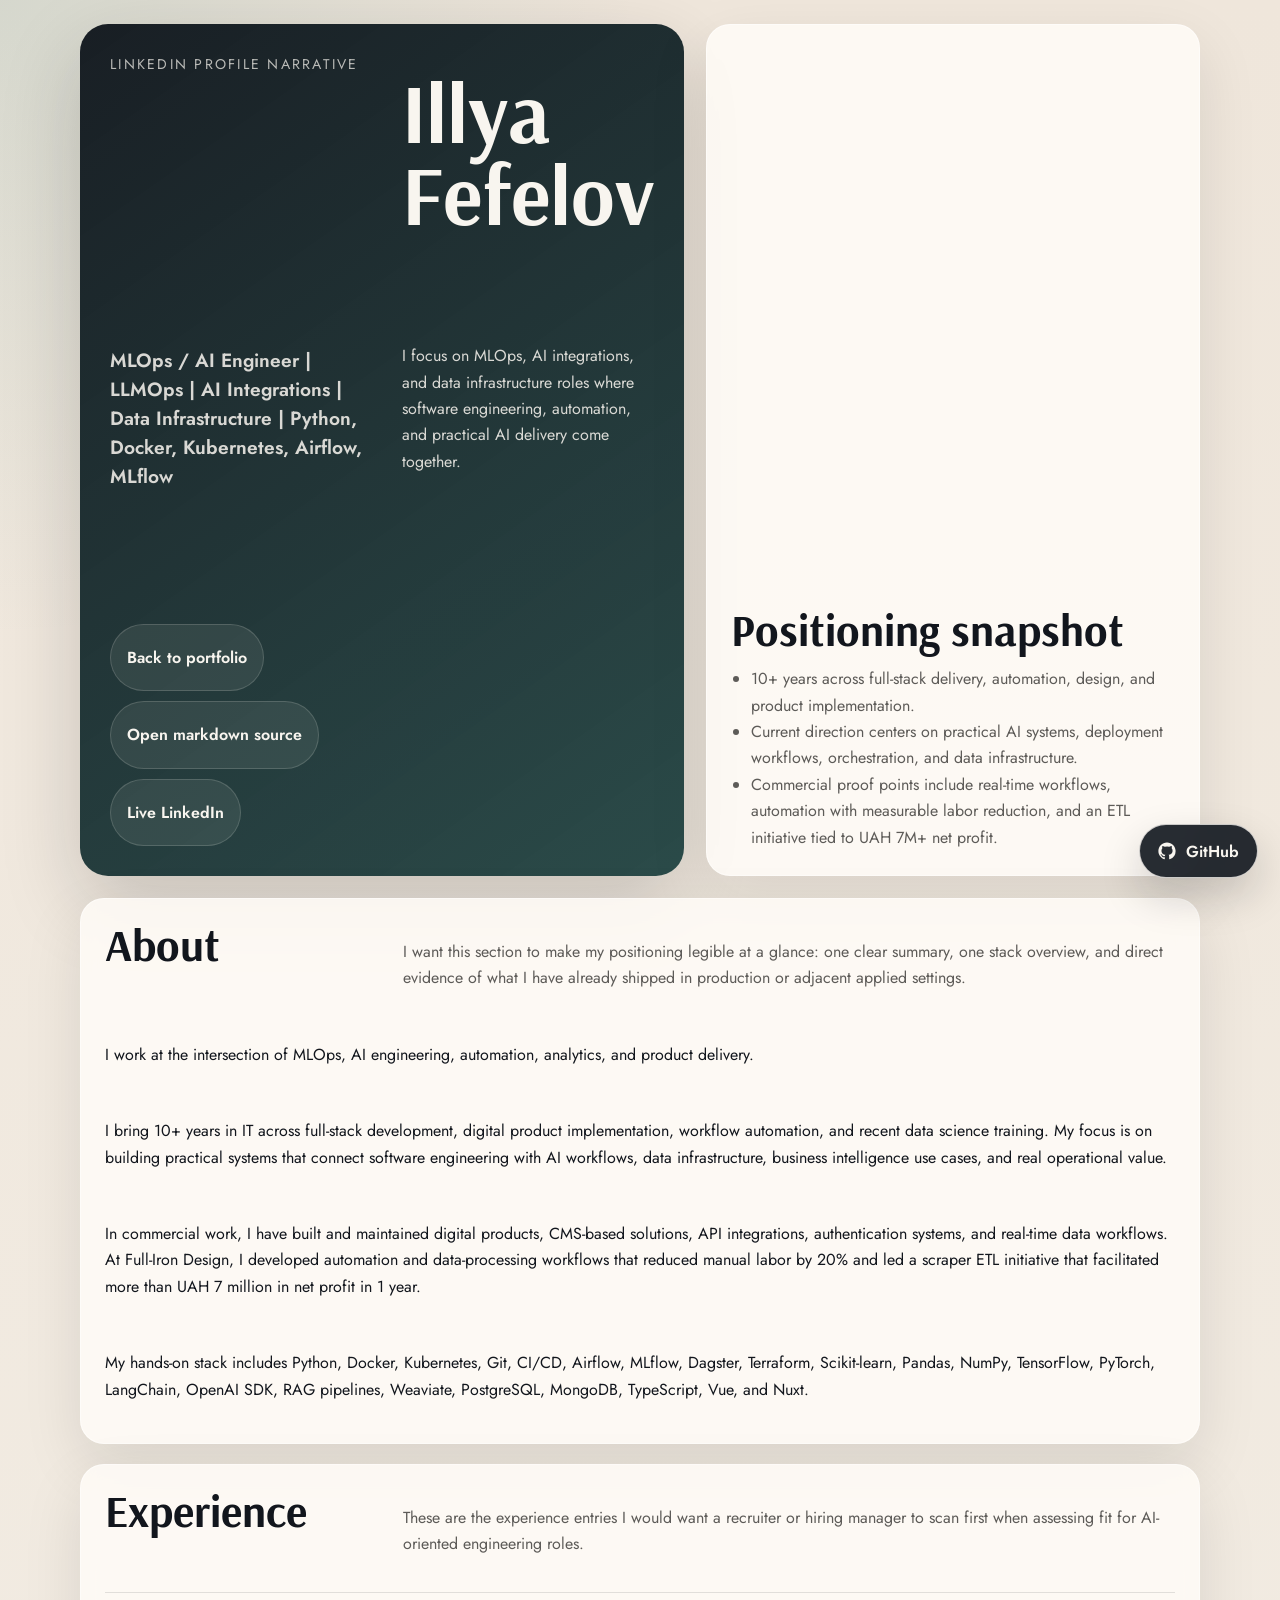
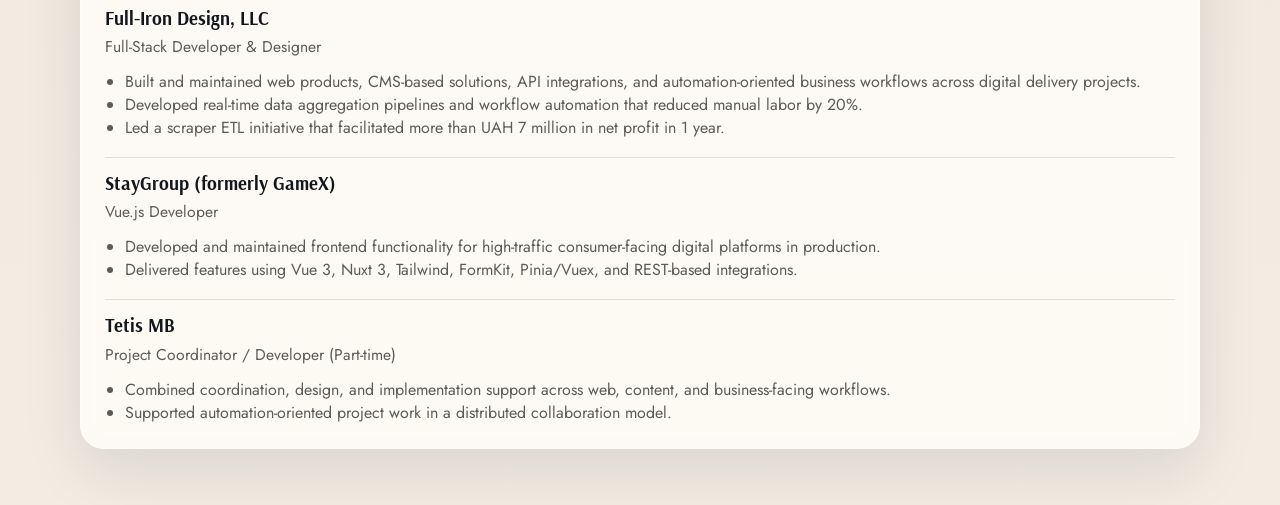
<file: pages/linkedin-profile.html>
<!doctype html>
<html lang="en">
<head>
  <meta charset="utf-8" />
  <meta name="viewport" content="width=device-width, initial-scale=1" />
  <title>LinkedIn Profile Narrative — Illya Fefelov</title>
  <meta name="description" content="LinkedIn narrative for Illya Fefelov: headline, About section, and selected experience entries." />
  <link rel="preconnect" href="https://fonts.googleapis.com" />
  <link rel="preconnect" href="https://fonts.gstatic.com" crossorigin />
  <link href="https://fonts.googleapis.com/css2?family=Arsenal:wght@400;700&family=Jost:wght@400;500;600;700&display=swap" rel="stylesheet" />
  <style>
    :root {
      --bg: #f2ece3;
      --paper: rgba(255, 252, 247, 0.86);
      --ink: #12161d;
      --muted: #5d5b58;
      --line: rgba(18, 22, 29, 0.12);
      --accent: #1d6f6a;
      --shadow: 0 22px 60px rgba(16, 18, 20, 0.1);
    }
    * { box-sizing: border-box; }
    body {
      margin: 0;
      color: var(--ink);
      font-family: "Jost", sans-serif;
      background:
        radial-gradient(circle at top left, rgba(29, 111, 106, 0.12), transparent 26%),
        linear-gradient(180deg, #efe6db 0%, var(--bg) 100%);
    }
    a { color: inherit; text-decoration: none; }
    .github-bubble {
      position: fixed;
      right: 22px;
      bottom: 22px;
      z-index: 50;
      display: inline-flex;
      align-items: center;
      gap: 10px;
      min-height: 54px;
      padding: 0 18px;
      border-radius: 999px;
      border: 1px solid rgba(255,252,247,.76);
      background: rgba(16,22,29,.9);
      color: #f8f5ef;
      box-shadow: 0 18px 42px rgba(16,18,20,.18);
      backdrop-filter: blur(14px);
      font-weight: 600;
      transition: transform .18s ease, background-color .18s ease, box-shadow .18s ease;
    }
    .github-bubble:hover { transform: translateY(-3px); background: #0f141b; box-shadow: 0 22px 50px rgba(16,18,20,.22); }
    .github-bubble svg { width: 18px; height: 18px; flex: 0 0 auto; fill: currentColor; }
    .page { width: min(calc(100% - 28px), 1120px); margin: 0 auto; padding: 24px 0 56px; }
    .hero, .section { opacity: 0; transform: translateY(18px); animation: rise .75s ease forwards; }
    .hero {
      min-height: calc(100svh - 48px);
      display: grid;
      grid-template-columns: 1.1fr .9fr;
      gap: 22px;
      align-items: stretch;
    }
    .panel, .section {
      padding: 24px;
      border-radius: 24px;
      background: var(--paper);
      border: 1px solid rgba(255,255,255,.5);
      backdrop-filter: blur(10px);
      box-shadow: var(--shadow);
    }
    .hero-copy {
      padding: 30px;
      border-radius: 28px;
      color: #f8f5ef;
      background: linear-gradient(145deg, rgba(16,22,29,.96), rgba(21,58,57,.9));
      box-shadow: 0 28px 80px rgba(16,18,20,.18);
    }
    .eyebrow { text-transform: uppercase; letter-spacing: .16em; font-size: .88rem; color: rgba(248,245,239,.72); }
    h1,h2,h3 { margin: 0; font-family: "Arsenal", serif; line-height: .98; }
    h1 { margin-top: 18px; font-size: clamp(2.8rem, 8vw, 5.2rem); max-width: 9ch; }
    h2 { font-size: clamp(1.8rem, 4vw, 2.8rem); }
    p { line-height: 1.65; }
    .hero-copy p { max-width: 40rem; color: rgba(248,245,239,.86); }
    .chips { display: flex; flex-wrap: wrap; gap: 10px; margin-top: 22px; }
    .chip { display: inline-flex; min-height: 44px; align-items: center; padding: 0 16px; border-radius: 999px; background: rgba(248,245,239,.08); border: 1px solid rgba(248,245,239,.16); font-weight: 600; transition: transform .18s ease; }
    .chip:hover { transform: translateY(-2px); }
    .hero-side { animation-delay: .1s; display: grid; align-content: end; gap: 14px; }
    .hero-side ul { margin: 0; padding-left: 20px; color: var(--muted); line-height: 1.65; }
    .content { display: grid; gap: 20px; margin-top: 22px; }
    .section { animation-delay: .16s; }
    .section-head { display: grid; grid-template-columns: minmax(220px, 280px) 1fr; gap: 18px; margin-bottom: 18px; }
    .section-head p, .meta, li { color: var(--muted); }
    .headline { font-size: 1.2rem; line-height: 1.5; color: var(--accent); font-weight: 600; }
    .experience-list, .stack { display: grid; gap: 18px; }
    .item { padding-top: 16px; border-top: 1px solid var(--line); }
    .meta { margin-top: 8px; font-size: .98rem; }
    .item ul { margin: 12px 0 0; padding-left: 20px; }
    @keyframes rise { to { opacity: 1; transform: translateY(0); } }
    @media (max-width: 900px) {
      .hero, .section-head { grid-template-columns: 1fr; }
      .hero { min-height: auto; }
      .github-bubble { right: 14px; bottom: 14px; min-height: 50px; padding: 0 16px; }
    }
  </style>
</head>
<body>
  <main class="page">
    <section class="hero">
      <div class="hero hero-copy">
        <div class="eyebrow">LinkedIn Profile Narrative</div>
        <h1>Illya Fefelov</h1>
        <p class="headline">MLOps / AI Engineer | LLMOps | AI Integrations | Data Infrastructure | Python, Docker, Kubernetes, Airflow, MLflow</p>
        <p>I focus on MLOps, AI integrations, and data infrastructure roles where software engineering, automation, and practical AI delivery come together.</p>
        <div class="chips">
          <a class="chip" href="/">Back to portfolio</a>
          <a class="chip" href="/career-docs/linkedin-profile.md" target="_blank" rel="noopener noreferrer">Open markdown source</a>
          <a class="chip" href="https://www.linkedin.com/in/illyafefelov/" target="_blank" rel="noopener noreferrer">Live LinkedIn</a>
        </div>
      </div>
      <aside class="panel hero-side">
        <h2>Positioning snapshot</h2>
        <ul>
          <li>10+ years across full-stack delivery, automation, design, and product implementation.</li>
          <li>Current direction centers on practical AI systems, deployment workflows, orchestration, and data infrastructure.</li>
          <li>Commercial proof points include real-time workflows, automation with measurable labor reduction, and an ETL initiative tied to UAH 7M+ net profit.</li>
        </ul>
      </aside>
    </section>

    <div class="content">
      <section class="section">
        <div class="section-head">
          <h2>About</h2>
          <p>I want this section to make my positioning legible at a glance: one clear summary, one stack overview, and direct evidence of what I have already shipped in production or adjacent applied settings.</p>
        </div>
        <div class="stack">
          <p>I work at the intersection of MLOps, AI engineering, automation, analytics, and product delivery.</p>
          <p>I bring 10+ years in IT across full-stack development, digital product implementation, workflow automation, and recent data science training. My focus is on building practical systems that connect software engineering with AI workflows, data infrastructure, business intelligence use cases, and real operational value.</p>
          <p>In commercial work, I have built and maintained digital products, CMS-based solutions, API integrations, authentication systems, and real-time data workflows. At Full-Iron Design, I developed automation and data-processing workflows that reduced manual labor by 20% and led a scraper ETL initiative that facilitated more than UAH 7 million in net profit in 1 year.</p>
          <p>My hands-on stack includes Python, Docker, Kubernetes, Git, CI/CD, Airflow, MLflow, Dagster, Terraform, Scikit-learn, Pandas, NumPy, TensorFlow, PyTorch, LangChain, OpenAI SDK, RAG pipelines, Weaviate, PostgreSQL, MongoDB, TypeScript, Vue, and Nuxt.</p>
        </div>
      </section>

      <section class="section">
        <div class="section-head">
          <h2>Experience</h2>
          <p>These are the experience entries I would want a recruiter or hiring manager to scan first when assessing fit for AI-oriented engineering roles.</p>
        </div>
        <div class="experience-list">
          <article class="item">
            <h3>Full-Iron Design, LLC</h3>
            <div class="meta">Full-Stack Developer & Designer</div>
            <ul>
              <li>Built and maintained web products, CMS-based solutions, API integrations, and automation-oriented business workflows across digital delivery projects.</li>
              <li>Developed real-time data aggregation pipelines and workflow automation that reduced manual labor by 20%.</li>
              <li>Led a scraper ETL initiative that facilitated more than UAH 7 million in net profit in 1 year.</li>
            </ul>
          </article>
          <article class="item">
            <h3>StayGroup (formerly GameX)</h3>
            <div class="meta">Vue.js Developer</div>
            <ul>
              <li>Developed and maintained frontend functionality for high-traffic consumer-facing digital platforms in production.</li>
              <li>Delivered features using Vue 3, Nuxt 3, Tailwind, FormKit, Pinia/Vuex, and REST-based integrations.</li>
            </ul>
          </article>
          <article class="item">
            <h3>Tetis MB</h3>
            <div class="meta">Project Coordinator / Developer (Part-time)</div>
            <ul>
              <li>Combined coordination, design, and implementation support across web, content, and business-facing workflows.</li>
              <li>Supported automation-oriented project work in a distributed collaboration model.</li>
            </ul>
          </article>
        </div>
      </section>
    </div>
  </main>
  <a class="github-bubble" href="https://github.com/ilyafefelov/career-training-portfolio" target="_blank" rel="noopener noreferrer" aria-label="Open GitHub repository">
    <svg viewBox="0 0 24 24" aria-hidden="true"><path d="M12 .5C5.65.5.5 5.65.5 12c0 5.08 3.29 9.39 7.86 10.91.57.11.78-.25.78-.56 0-.27-.01-1.17-.02-2.11-3.2.7-3.88-1.36-3.88-1.36-.52-1.34-1.28-1.69-1.28-1.69-1.05-.72.08-.7.08-.7 1.16.08 1.77 1.19 1.77 1.19 1.03 1.77 2.71 1.26 3.37.96.1-.75.4-1.26.73-1.55-2.56-.29-5.26-1.28-5.26-5.72 0-1.26.45-2.29 1.18-3.1-.12-.29-.51-1.45.11-3.03 0 0 .97-.31 3.19 1.18a10.9 10.9 0 0 1 5.8 0c2.22-1.49 3.19-1.18 3.19-1.18.62 1.58.23 2.74.11 3.03.73.81 1.18 1.84 1.18 3.1 0 4.45-2.7 5.43-5.28 5.71.41.35.78 1.05.78 2.12 0 1.53-.01 2.76-.01 3.14 0 .31.21.68.79.56A11.5 11.5 0 0 0 23.5 12C23.5 5.65 18.35.5 12 .5Z"/></svg>
    <span>GitHub</span>
  </a>
</body>
</html>
</file>
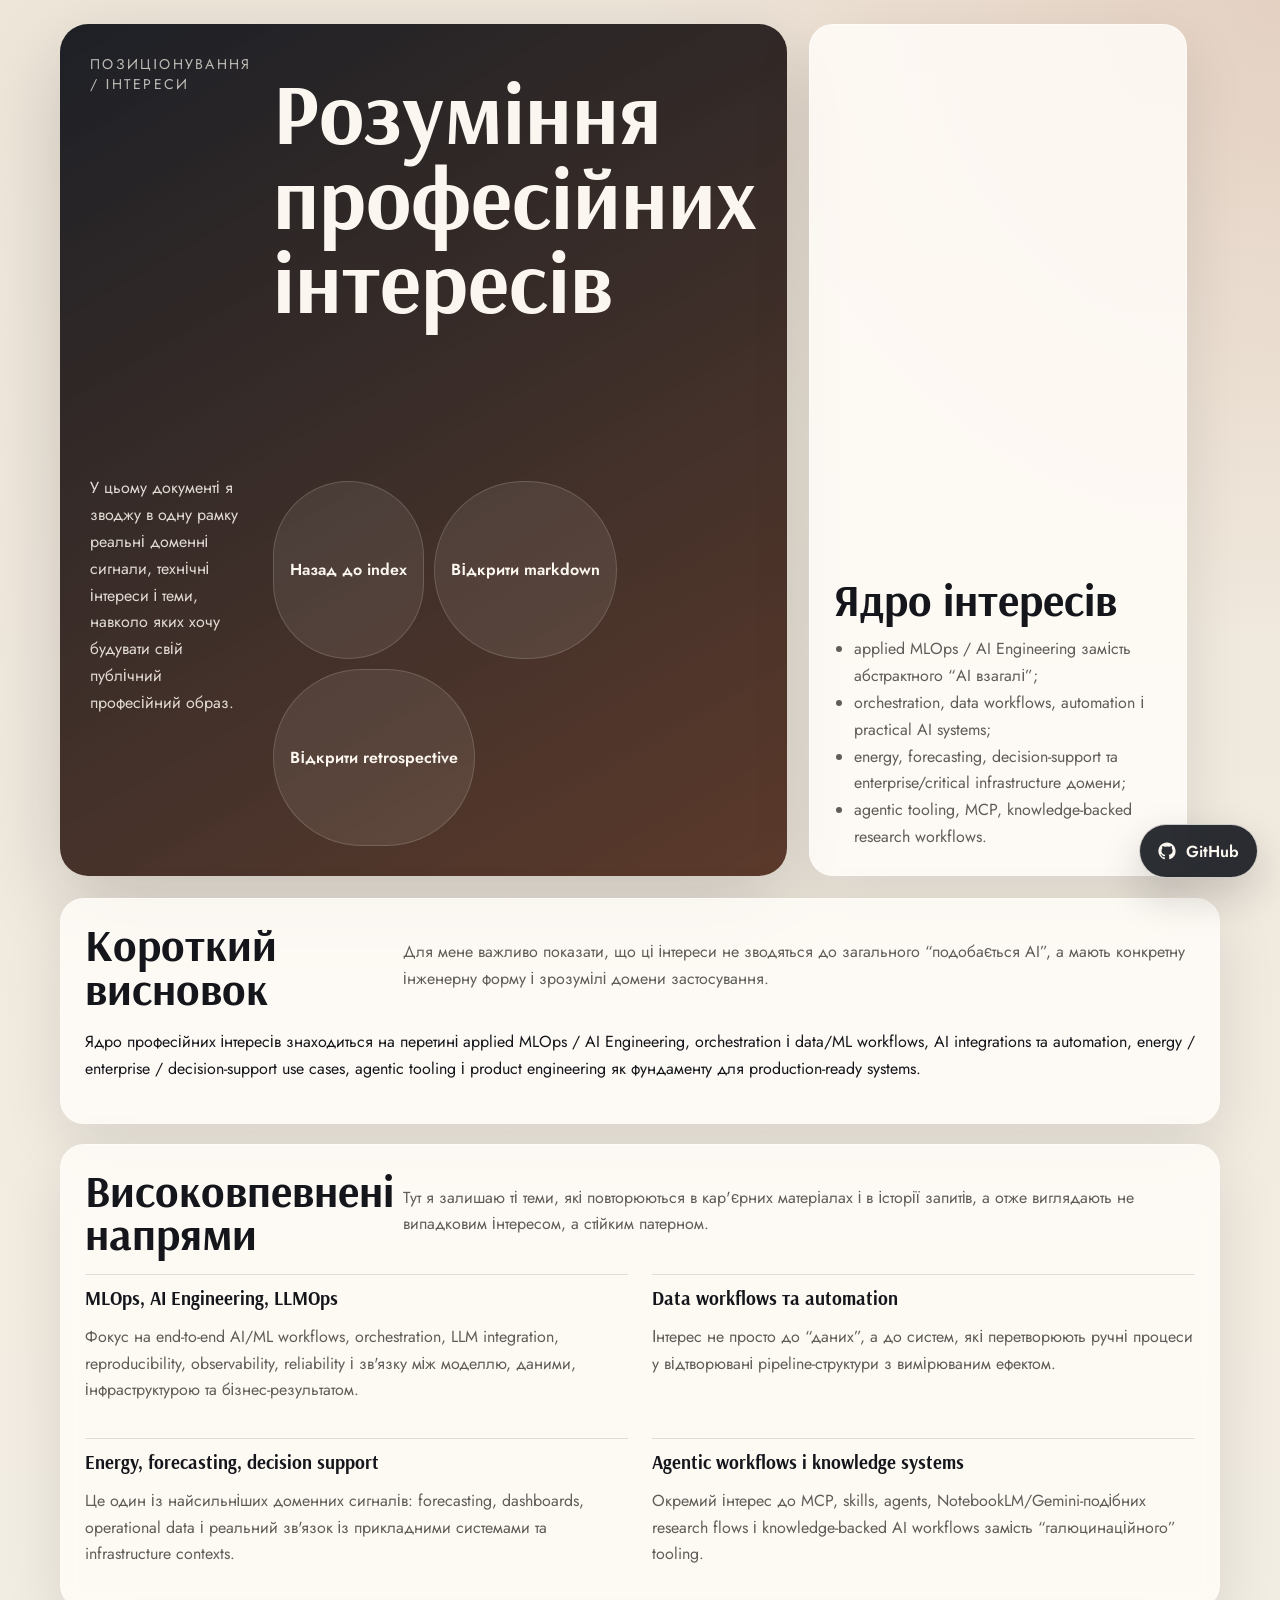
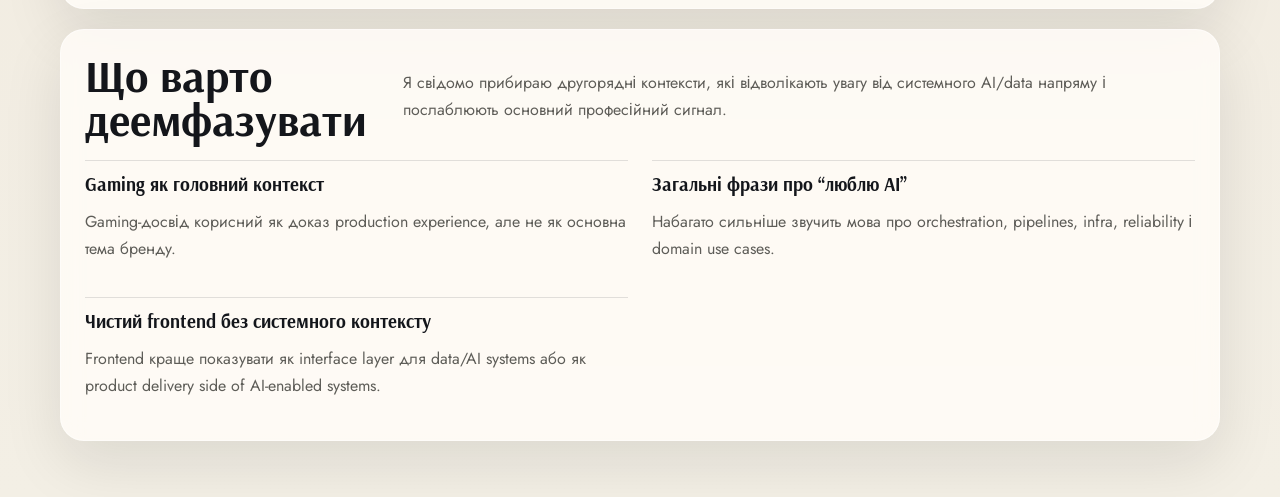
<file: pages/professional-interests.html>
<!doctype html>
<html lang="uk">
<head>
  <meta charset="utf-8" />
  <meta name="viewport" content="width=device-width, initial-scale=1" />
  <title>Професійні інтереси — Illya Fefelov</title>
  <meta name="description" content="Professional interests, target domains, and positioning map for Illya Fefelov." />
  <link rel="preconnect" href="https://fonts.googleapis.com" />
  <link rel="preconnect" href="https://fonts.gstatic.com" crossorigin />
  <link href="https://fonts.googleapis.com/css2?family=Arsenal:wght@400;700&family=Jost:wght@400;500;600;700&display=swap" rel="stylesheet" />
  <style>
    :root {
      --bg: #f3efe5;
      --paper: rgba(255,252,247,.86);
      --ink: #14161b;
      --muted: #5e5d58;
      --line: rgba(20,22,27,.12);
      --accent: #9e4d2f;
      --shadow: 0 22px 60px rgba(17,18,19,.1);
    }
    * { box-sizing: border-box; }
    body {
      margin: 0;
      color: var(--ink);
      font-family: "Jost", sans-serif;
      background: radial-gradient(circle at top right, rgba(158,77,47,.14), transparent 26%), linear-gradient(180deg, #efe6da 0%, var(--bg) 100%);
    }
    a { color: inherit; text-decoration: none; }
    .github-bubble {
      position: fixed;
      right: 22px;
      bottom: 22px;
      z-index: 50;
      display: inline-flex;
      align-items: center;
      gap: 10px;
      min-height: 54px;
      padding: 0 18px;
      border-radius: 999px;
      border: 1px solid rgba(255,252,247,.76);
      background: rgba(20,24,30,.9);
      color: #fbf7f0;
      box-shadow: 0 18px 42px rgba(16,18,20,.18);
      backdrop-filter: blur(14px);
      font-weight: 600;
      transition: transform .18s ease, background-color .18s ease, box-shadow .18s ease;
    }
    .github-bubble:hover { transform: translateY(-3px); background: #11151a; box-shadow: 0 22px 50px rgba(16,18,20,.22); }
    .github-bubble svg { width: 18px; height: 18px; flex: 0 0 auto; fill: currentColor; }
    .page { width: min(calc(100% - 28px), 1160px); margin: 0 auto; padding: 24px 0 56px; }
    .hero, .section { opacity: 0; transform: translateY(18px); animation: rise .75s ease forwards; }
    .hero { min-height: calc(100svh - 48px); display: grid; grid-template-columns: 1.08fr .92fr; gap: 22px; }
    .hero-copy { padding: 30px; border-radius: 28px; color: #fbf7f0; background: linear-gradient(150deg, rgba(20,24,30,.96), rgba(75,39,24,.9)); box-shadow: 0 28px 80px rgba(16,18,20,.18); }
    .panel, .section { padding: 24px; border-radius: 24px; background: var(--paper); border: 1px solid rgba(255,255,255,.5); backdrop-filter: blur(10px); box-shadow: var(--shadow); }
    .hero-side { animation-delay: .1s; display: grid; align-content: end; gap: 14px; }
    .eyebrow { text-transform: uppercase; letter-spacing: .16em; font-size: .88rem; color: rgba(251,247,240,.72); }
    h1,h2,h3 { margin: 0; font-family: "Arsenal", serif; line-height: .98; }
    h1 { margin-top: 16px; font-size: clamp(2.8rem, 8vw, 5.4rem); max-width: 10ch; }
    h2 { font-size: clamp(1.9rem, 4vw, 2.8rem); }
    p, li { line-height: 1.68; }
    .hero-copy p { max-width: 40rem; color: rgba(251,247,240,.86); }
    .chips { display: flex; flex-wrap: wrap; gap: 10px; margin-top: 22px; }
    .chip { display: inline-flex; min-height: 44px; align-items: center; padding: 0 16px; border-radius: 999px; background: rgba(251,247,240,.08); border: 1px solid rgba(251,247,240,.16); font-weight: 600; transition: transform .18s ease; }
    .chip:hover { transform: translateY(-2px); }
    .hero-side ul, .section ul { margin: 0; padding-left: 20px; color: var(--muted); }
    .content { display: grid; gap: 20px; margin-top: 22px; }
    .section { animation-delay: .16s; }
    .section-head { display: grid; grid-template-columns: minmax(220px, 300px) 1fr; gap: 18px; margin-bottom: 18px; }
    .section-head p, .item p { color: var(--muted); }
    .grid { display: grid; grid-template-columns: repeat(2, minmax(0, 1fr)); gap: 18px 24px; }
    .item { padding-top: 14px; border-top: 1px solid var(--line); }
    @keyframes rise { to { opacity: 1; transform: translateY(0); } }
    @media (max-width: 900px) {
      .hero, .section-head, .grid { grid-template-columns: 1fr; }
      .hero { min-height: auto; }
      .github-bubble { right: 14px; bottom: 14px; min-height: 50px; padding: 0 16px; }
    }
  </style>
</head>
<body>
  <main class="page">
    <section class="hero">
      <div class="hero hero-copy">
        <div class="eyebrow">Позиціонування / Інтереси</div>
        <h1>Розуміння професійних інтересів</h1>
        <p>У цьому документі я зводжу в одну рамку реальні доменні сигнали, технічні інтереси і теми, навколо яких хочу будувати свій публічний професійний образ.</p>
        <div class="chips">
          <a class="chip" href="/">Назад до index</a>
          <a class="chip" href="/career-docs/professional-interests.md" target="_blank" rel="noopener noreferrer">Відкрити markdown</a>
          <a class="chip" href="/retrospective">Відкрити retrospective</a>
        </div>
      </div>
      <aside class="panel hero-side">
        <h2>Ядро інтересів</h2>
        <ul>
          <li>applied MLOps / AI Engineering замість абстрактного “AI взагалі”;</li>
          <li>orchestration, data workflows, automation і practical AI systems;</li>
          <li>energy, forecasting, decision-support та enterprise/critical infrastructure домени;</li>
          <li>agentic tooling, MCP, knowledge-backed research workflows.</li>
        </ul>
      </aside>
    </section>

    <div class="content">
      <section class="section">
        <div class="section-head">
          <h2>Короткий висновок</h2>
          <p>Для мене важливо показати, що ці інтереси не зводяться до загального “подобається AI”, а мають конкретну інженерну форму і зрозумілі домени застосування.</p>
        </div>
        <p>Ядро професійних інтересів знаходиться на перетині applied MLOps / AI Engineering, orchestration і data/ML workflows, AI integrations та automation, energy / enterprise / decision-support use cases, agentic tooling і product engineering як фундаменту для production-ready systems.</p>
      </section>

      <section class="section">
        <div class="section-head">
          <h2>Високовпевнені напрями</h2>
          <p>Тут я залишаю ті теми, які повторюються в кар'єрних матеріалах і в історії запитів, а отже виглядають не випадковим інтересом, а стійким патерном.</p>
        </div>
        <div class="grid">
          <article class="item">
            <h3>MLOps, AI Engineering, LLMOps</h3>
            <p>Фокус на end-to-end AI/ML workflows, orchestration, LLM integration, reproducibility, observability, reliability і зв'язку між моделлю, даними, інфраструктурою та бізнес-результатом.</p>
          </article>
          <article class="item">
            <h3>Data workflows та automation</h3>
            <p>Інтерес не просто до “даних”, а до систем, які перетворюють ручні процеси у відтворювані pipeline-структури з вимірюваним ефектом.</p>
          </article>
          <article class="item">
            <h3>Energy, forecasting, decision support</h3>
            <p>Це один із найсильніших доменних сигналів: forecasting, dashboards, operational data і реальний зв'язок із прикладними системами та infrastructure contexts.</p>
          </article>
          <article class="item">
            <h3>Agentic workflows і knowledge systems</h3>
            <p>Окремий інтерес до MCP, skills, agents, NotebookLM/Gemini-подібних research flows і knowledge-backed AI workflows замість “галюцинаційного” tooling.</p>
          </article>
        </div>
      </section>

      <section class="section">
        <div class="section-head">
          <h2>Що варто деемфазувати</h2>
          <p>Я свідомо прибираю другорядні контексти, які відволікають увагу від системного AI/data напряму і послаблюють основний професійний сигнал.</p>
        </div>
        <div class="grid">
          <article class="item">
            <h3>Gaming як головний контекст</h3>
            <p>Gaming-досвід корисний як доказ production experience, але не як основна тема бренду.</p>
          </article>
          <article class="item">
            <h3>Загальні фрази про “люблю AI”</h3>
            <p>Набагато сильніше звучить мова про orchestration, pipelines, infra, reliability і domain use cases.</p>
          </article>
          <article class="item">
            <h3>Чистий frontend без системного контексту</h3>
            <p>Frontend краще показувати як interface layer для data/AI systems або як product delivery side of AI-enabled systems.</p>
          </article>
        </div>
      </section>
    </div>
  </main>
  <a class="github-bubble" href="https://github.com/ilyafefelov/career-training-portfolio" target="_blank" rel="noopener noreferrer" aria-label="Open GitHub repository">
    <svg viewBox="0 0 24 24" aria-hidden="true"><path d="M12 .5C5.65.5.5 5.65.5 12c0 5.08 3.29 9.39 7.86 10.91.57.11.78-.25.78-.56 0-.27-.01-1.17-.02-2.11-3.2.7-3.88-1.36-3.88-1.36-.52-1.34-1.28-1.69-1.28-1.69-1.05-.72.08-.7.08-.7 1.16.08 1.77 1.19 1.77 1.19 1.03 1.77 2.71 1.26 3.37.96.1-.75.4-1.26.73-1.55-2.56-.29-5.26-1.28-5.26-5.72 0-1.26.45-2.29 1.18-3.1-.12-.29-.51-1.45.11-3.03 0 0 .97-.31 3.19 1.18a10.9 10.9 0 0 1 5.8 0c2.22-1.49 3.19-1.18 3.19-1.18.62 1.58.23 2.74.11 3.03.73.81 1.18 1.84 1.18 3.1 0 4.45-2.7 5.43-5.28 5.71.41.35.78 1.05.78 2.12 0 1.53-.01 2.76-.01 3.14 0 .31.21.68.79.56A11.5 11.5 0 0 0 23.5 12C23.5 5.65 18.35.5 12 .5Z"/></svg>
    <span>GitHub</span>
  </a>
</body>
</html>
</file>
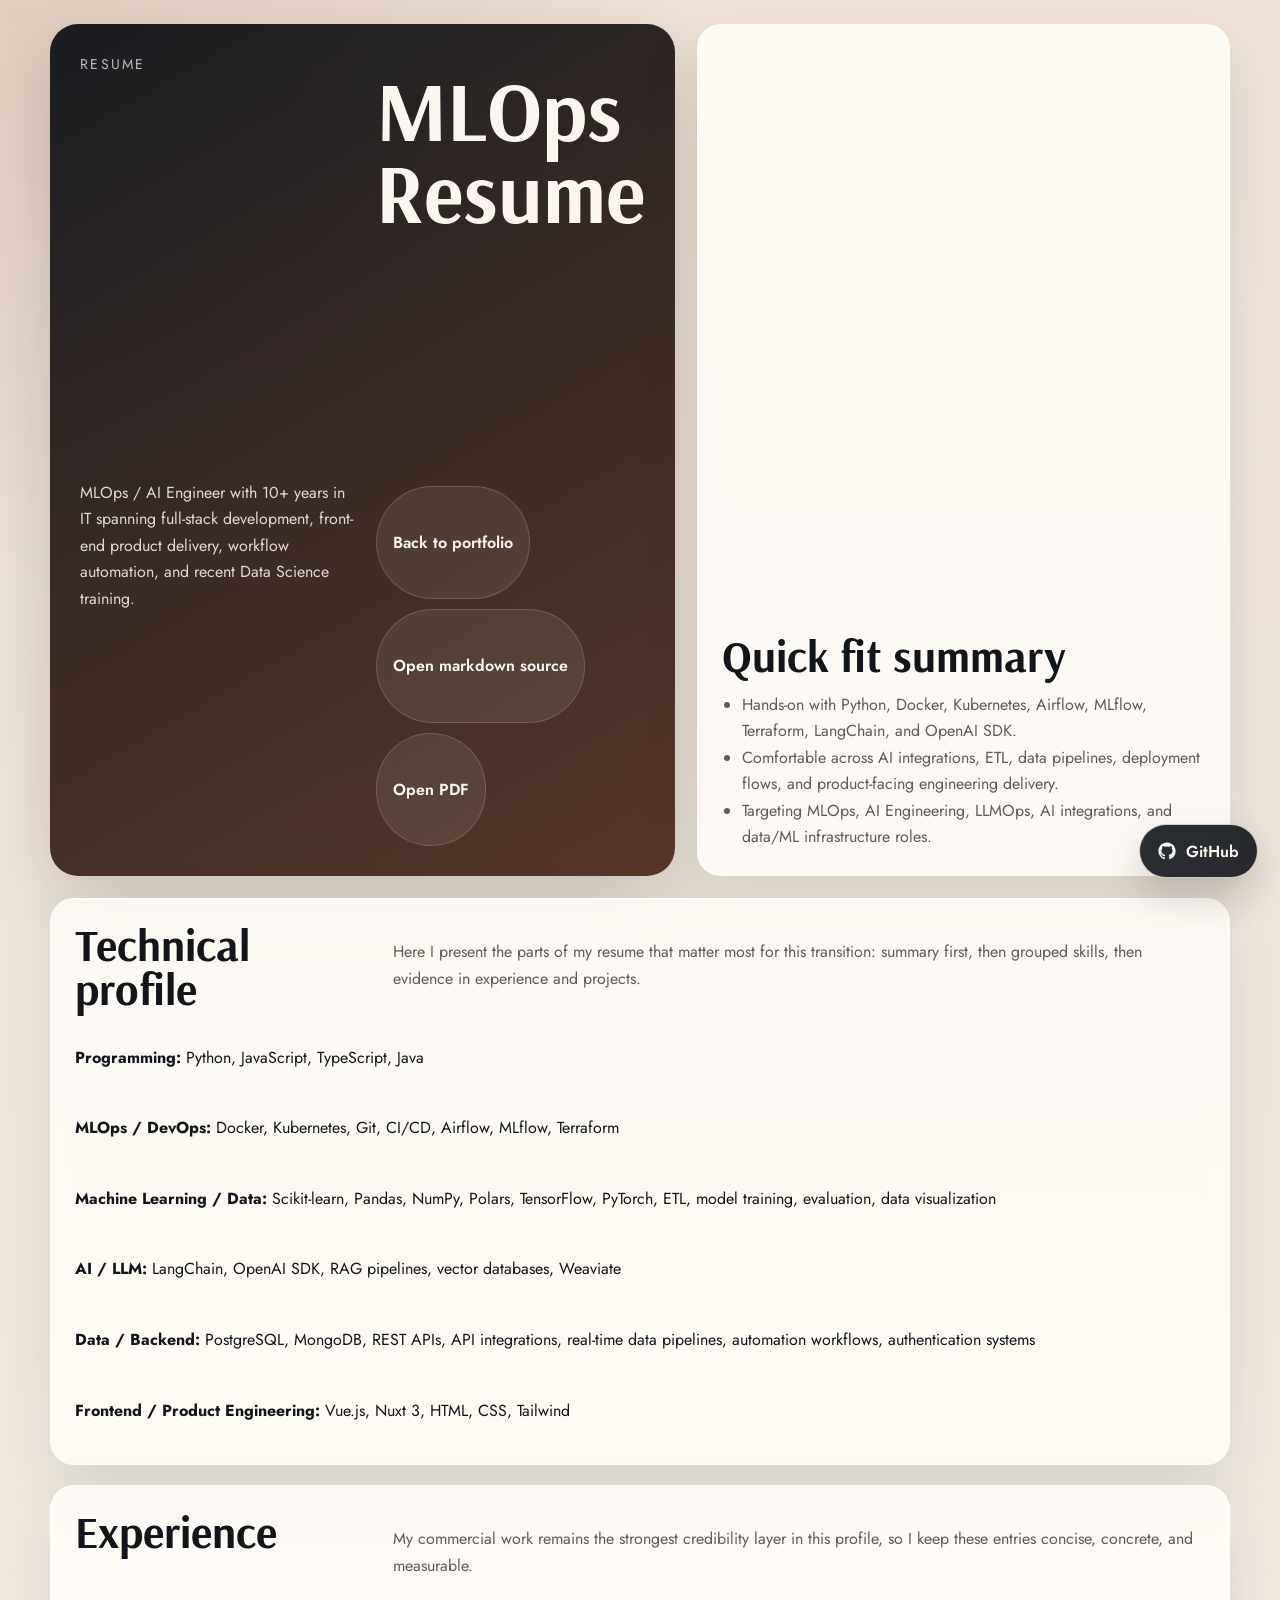
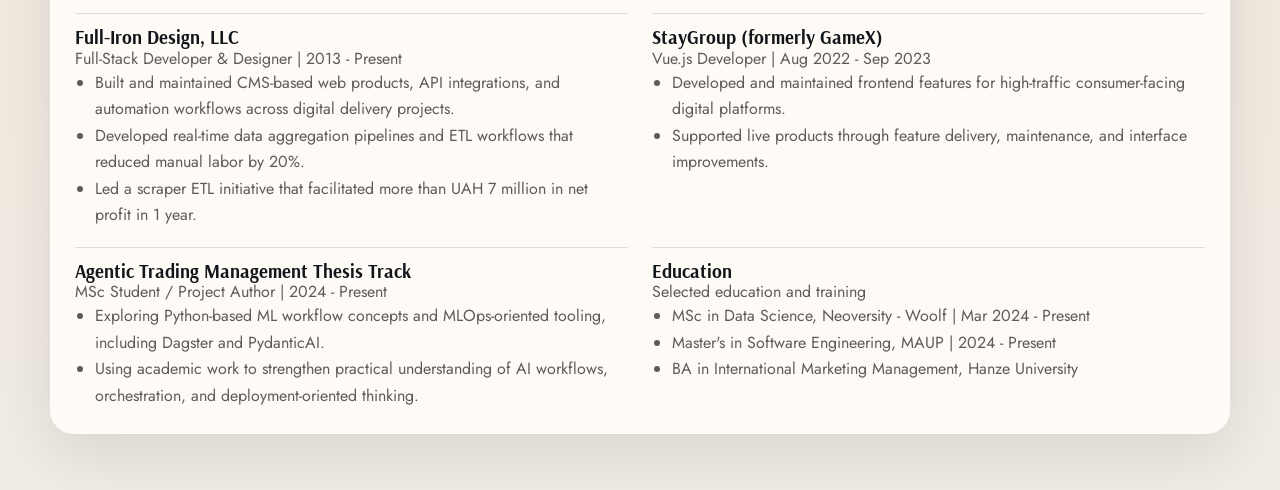
<file: pages/resume-mlops.html>
<!doctype html>
<html lang="en">
<head>
  <meta charset="utf-8" />
  <meta name="viewport" content="width=device-width, initial-scale=1" />
  <title>MLOps Resume — Illya Fefelov</title>
  <meta name="description" content="MLOps resume for Illya Fefelov with summary, skills, experience, projects, and education." />
  <link rel="preconnect" href="https://fonts.googleapis.com" />
  <link rel="preconnect" href="https://fonts.gstatic.com" crossorigin />
  <link href="https://fonts.googleapis.com/css2?family=Arsenal:wght@400;700&family=Jost:wght@400;500;600;700&display=swap" rel="stylesheet" />
  <style>
    :root {
      --bg: #f1ece4;
      --paper: rgba(255,252,247,.88);
      --ink: #12161b;
      --muted: #5e5c58;
      --line: rgba(18,22,27,.12);
      --accent: #8f4428;
      --shadow: 0 22px 60px rgba(16,18,20,.1);
    }
    * { box-sizing: border-box; }
    body {
      margin: 0;
      color: var(--ink);
      font-family: "Jost", sans-serif;
      background: radial-gradient(circle at top left, rgba(143,68,40,.14), transparent 25%), linear-gradient(180deg, #ede2d4 0%, var(--bg) 100%);
    }
    a { color: inherit; text-decoration: none; }
    .github-bubble {
      position: fixed;
      right: 22px;
      bottom: 22px;
      z-index: 50;
      display: inline-flex;
      align-items: center;
      gap: 10px;
      min-height: 54px;
      padding: 0 18px;
      border-radius: 999px;
      border: 1px solid rgba(255,252,247,.76);
      background: rgba(18,22,27,.9);
      color: #fbf7f0;
      box-shadow: 0 18px 42px rgba(16,18,20,.18);
      backdrop-filter: blur(14px);
      font-weight: 600;
      transition: transform .18s ease, background-color .18s ease, box-shadow .18s ease;
    }
    .github-bubble:hover { transform: translateY(-3px); background: #0e1116; box-shadow: 0 22px 50px rgba(16,18,20,.22); }
    .github-bubble svg { width: 18px; height: 18px; flex: 0 0 auto; fill: currentColor; }
    .page { width: min(calc(100% - 28px), 1180px); margin: 0 auto; padding: 24px 0 56px; }
    .hero, .section { opacity: 0; transform: translateY(18px); animation: rise .75s ease forwards; }
    .hero { min-height: calc(100svh - 48px); display: grid; grid-template-columns: 1.08fr .92fr; gap: 22px; }
    .hero-copy { padding: 30px; border-radius: 28px; color: #fbf7f0; background: linear-gradient(150deg, rgba(18,22,27,.96), rgba(74,39,24,.92)); box-shadow: 0 28px 80px rgba(16,18,20,.18); }
    .panel, .section { padding: 24px; border-radius: 24px; background: var(--paper); border: 1px solid rgba(255,255,255,.5); backdrop-filter: blur(10px); box-shadow: var(--shadow); }
    .hero-side { animation-delay: .1s; display: grid; align-content: end; gap: 14px; }
    .eyebrow { text-transform: uppercase; letter-spacing: .16em; font-size: .88rem; color: rgba(251,247,240,.72); }
    h1,h2,h3 { margin: 0; font-family: "Arsenal", serif; line-height: .98; }
    h1 { margin-top: 16px; font-size: clamp(2.8rem, 8vw, 5.2rem); max-width: 9ch; }
    h2 { font-size: clamp(1.8rem, 4vw, 2.8rem); }
    p, li { line-height: 1.66; }
    .hero-copy p { max-width: 40rem; color: rgba(251,247,240,.86); }
    .chips { display: flex; flex-wrap: wrap; gap: 10px; margin-top: 22px; }
    .chip { display: inline-flex; min-height: 44px; align-items: center; padding: 0 16px; border-radius: 999px; background: rgba(251,247,240,.08); border: 1px solid rgba(251,247,240,.16); font-weight: 600; transition: transform .18s ease; }
    .chip:hover { transform: translateY(-2px); }
    .hero-side ul, .section ul { margin: 0; padding-left: 20px; color: var(--muted); }
    .content { display: grid; gap: 20px; margin-top: 22px; }
    .section { animation-delay: .16s; }
    .section-head { display: grid; grid-template-columns: minmax(220px, 300px) 1fr; gap: 18px; margin-bottom: 18px; }
    .section-head p, .item p, .meta { color: var(--muted); }
    .grid { display: grid; grid-template-columns: repeat(2, minmax(0, 1fr)); gap: 18px 24px; }
    .item { padding-top: 14px; border-top: 1px solid var(--line); }
    .skills { display: grid; gap: 12px; }
    .skills strong { color: var(--ink); }
    @keyframes rise { to { opacity: 1; transform: translateY(0); } }
    @media (max-width: 900px) {
      .hero, .section-head, .grid { grid-template-columns: 1fr; }
      .hero { min-height: auto; }
      .github-bubble { right: 14px; bottom: 14px; min-height: 50px; padding: 0 16px; }
    }
  </style>
</head>
<body>
  <main class="page">
    <section class="hero">
      <div class="hero hero-copy">
        <div class="eyebrow">Resume</div>
        <h1>MLOps Resume</h1>
        <p>MLOps / AI Engineer with 10+ years in IT spanning full-stack development, front-end product delivery, workflow automation, and recent Data Science training.</p>
        <div class="chips">
          <a class="chip" href="/">Back to portfolio</a>
          <a class="chip" href="/resumes/resume-mlops-2026.md" target="_blank" rel="noopener noreferrer">Open markdown source</a>
          <a class="chip" href="/resumes/ILLYA%20FEFELOV.Resume%20.2026.%20rev.3.pdf" target="_blank" rel="noopener noreferrer">Open PDF</a>
        </div>
      </div>
      <aside class="panel hero-side">
        <h2>Quick fit summary</h2>
        <ul>
          <li>Hands-on with Python, Docker, Kubernetes, Airflow, MLflow, Terraform, LangChain, and OpenAI SDK.</li>
          <li>Comfortable across AI integrations, ETL, data pipelines, deployment flows, and product-facing engineering delivery.</li>
          <li>Targeting MLOps, AI Engineering, LLMOps, AI integrations, and data/ML infrastructure roles.</li>
        </ul>
      </aside>
    </section>

    <div class="content">
      <section class="section">
        <div class="section-head">
          <h2>Technical profile</h2>
          <p>Here I present the parts of my resume that matter most for this transition: summary first, then grouped skills, then evidence in experience and projects.</p>
        </div>
        <div class="skills">
          <p><strong>Programming:</strong> Python, JavaScript, TypeScript, Java</p>
          <p><strong>MLOps / DevOps:</strong> Docker, Kubernetes, Git, CI/CD, Airflow, MLflow, Terraform</p>
          <p><strong>Machine Learning / Data:</strong> Scikit-learn, Pandas, NumPy, Polars, TensorFlow, PyTorch, ETL, model training, evaluation, data visualization</p>
          <p><strong>AI / LLM:</strong> LangChain, OpenAI SDK, RAG pipelines, vector databases, Weaviate</p>
          <p><strong>Data / Backend:</strong> PostgreSQL, MongoDB, REST APIs, API integrations, real-time data pipelines, automation workflows, authentication systems</p>
          <p><strong>Frontend / Product Engineering:</strong> Vue.js, Nuxt 3, HTML, CSS, Tailwind</p>
        </div>
      </section>

      <section class="section">
        <div class="section-head">
          <h2>Experience</h2>
          <p>My commercial work remains the strongest credibility layer in this profile, so I keep these entries concise, concrete, and measurable.</p>
        </div>
        <div class="grid">
          <article class="item">
            <h3>Full-Iron Design, LLC</h3>
            <div class="meta">Full-Stack Developer & Designer | 2013 - Present</div>
            <ul>
              <li>Built and maintained CMS-based web products, API integrations, and automation workflows across digital delivery projects.</li>
              <li>Developed real-time data aggregation pipelines and ETL workflows that reduced manual labor by 20%.</li>
              <li>Led a scraper ETL initiative that facilitated more than UAH 7 million in net profit in 1 year.</li>
            </ul>
          </article>
          <article class="item">
            <h3>StayGroup (formerly GameX)</h3>
            <div class="meta">Vue.js Developer | Aug 2022 - Sep 2023</div>
            <ul>
              <li>Developed and maintained frontend features for high-traffic consumer-facing digital platforms.</li>
              <li>Supported live products through feature delivery, maintenance, and interface improvements.</li>
            </ul>
          </article>
          <article class="item">
            <h3>Agentic Trading Management Thesis Track</h3>
            <div class="meta">MSc Student / Project Author | 2024 - Present</div>
            <ul>
              <li>Exploring Python-based ML workflow concepts and MLOps-oriented tooling, including Dagster and PydanticAI.</li>
              <li>Using academic work to strengthen practical understanding of AI workflows, orchestration, and deployment-oriented thinking.</li>
            </ul>
          </article>
          <article class="item">
            <h3>Education</h3>
            <div class="meta">Selected education and training</div>
            <ul>
              <li>MSc in Data Science, Neoversity - Woolf | Mar 2024 - Present</li>
              <li>Master's in Software Engineering, MAUP | 2024 - Present</li>
              <li>BA in International Marketing Management, Hanze University</li>
            </ul>
          </article>
        </div>
      </section>
    </div>
  </main>
  <a class="github-bubble" href="https://github.com/ilyafefelov/career-training-portfolio" target="_blank" rel="noopener noreferrer" aria-label="Open GitHub repository">
    <svg viewBox="0 0 24 24" aria-hidden="true"><path d="M12 .5C5.65.5.5 5.65.5 12c0 5.08 3.29 9.39 7.86 10.91.57.11.78-.25.78-.56 0-.27-.01-1.17-.02-2.11-3.2.7-3.88-1.36-3.88-1.36-.52-1.34-1.28-1.69-1.28-1.69-1.05-.72.08-.7.08-.7 1.16.08 1.77 1.19 1.77 1.19 1.03 1.77 2.71 1.26 3.37.96.1-.75.4-1.26.73-1.55-2.56-.29-5.26-1.28-5.26-5.72 0-1.26.45-2.29 1.18-3.1-.12-.29-.51-1.45.11-3.03 0 0 .97-.31 3.19 1.18a10.9 10.9 0 0 1 5.8 0c2.22-1.49 3.19-1.18 3.19-1.18.62 1.58.23 2.74.11 3.03.73.81 1.18 1.84 1.18 3.1 0 4.45-2.7 5.43-5.28 5.71.41.35.78 1.05.78 2.12 0 1.53-.01 2.76-.01 3.14 0 .31.21.68.79.56A11.5 11.5 0 0 0 23.5 12C23.5 5.65 18.35.5 12 .5Z"/></svg>
    <span>GitHub</span>
  </a>
</body>
</html>
</file>
